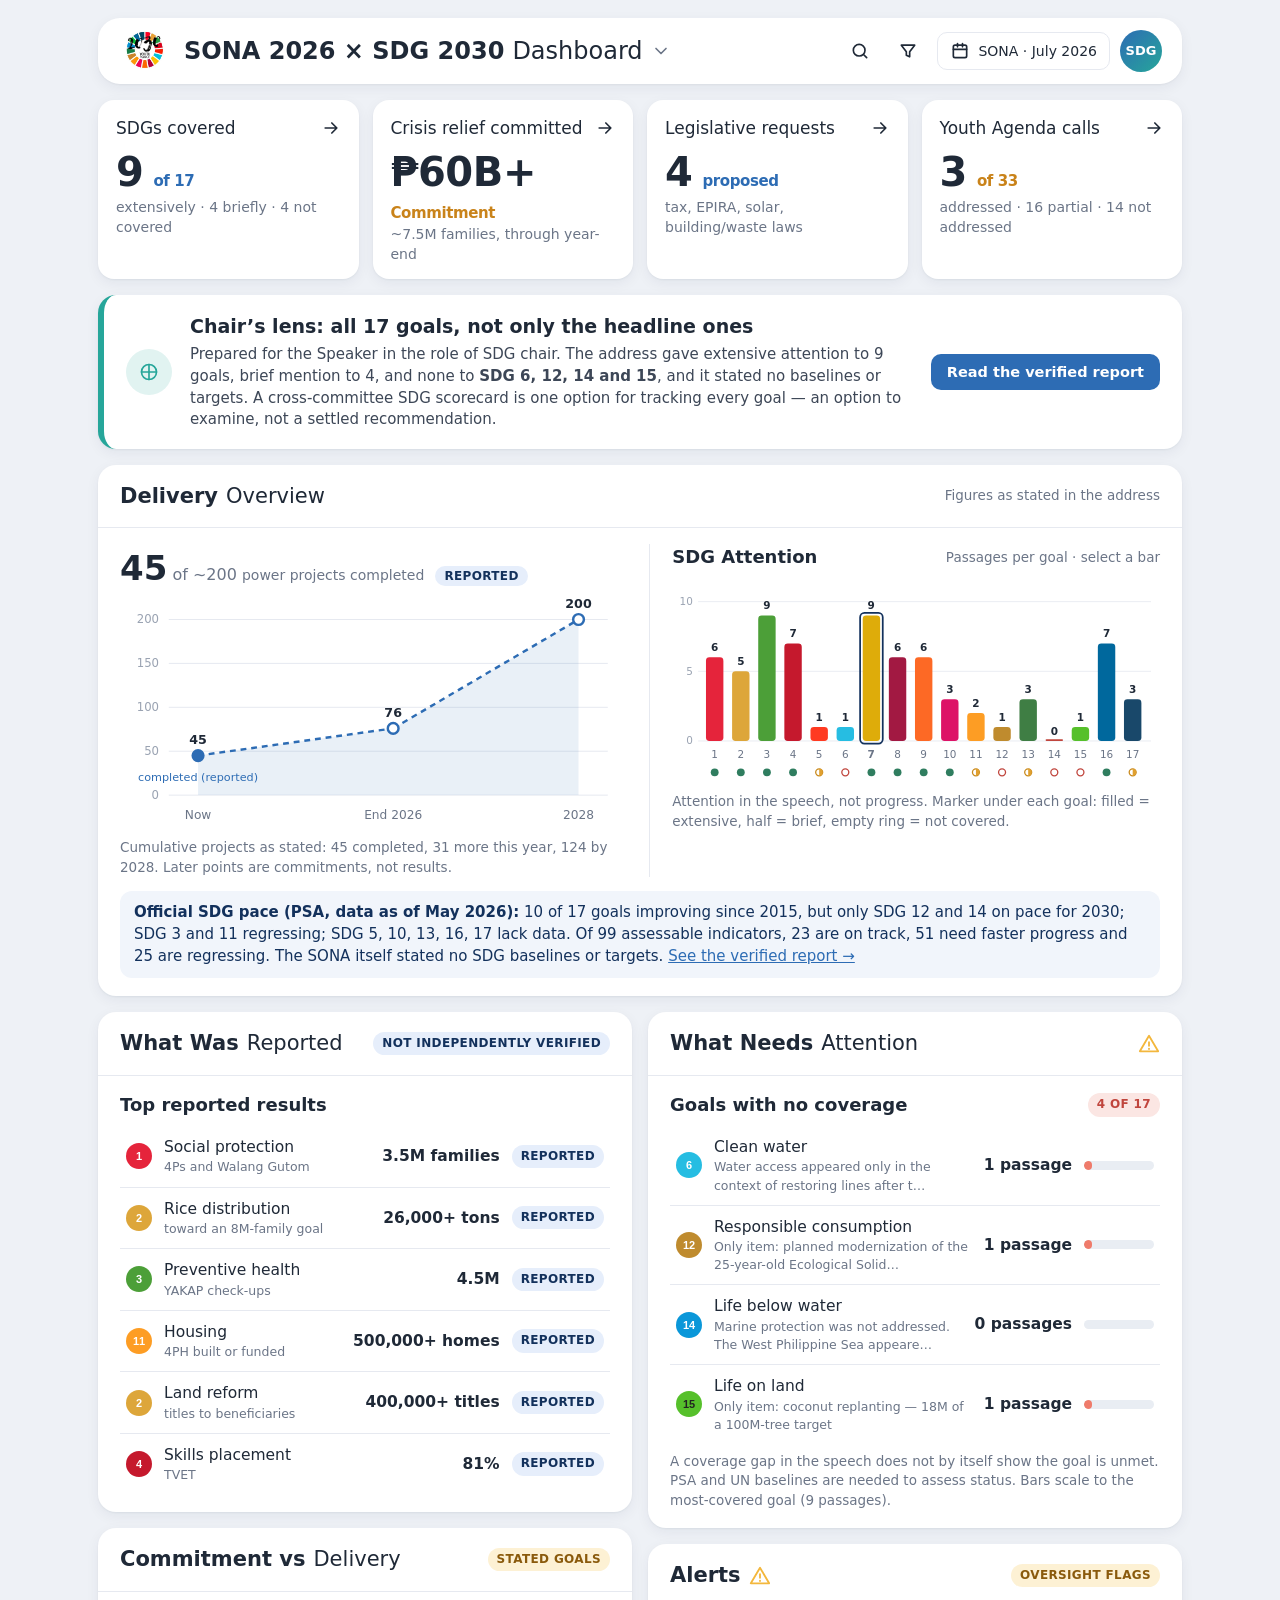
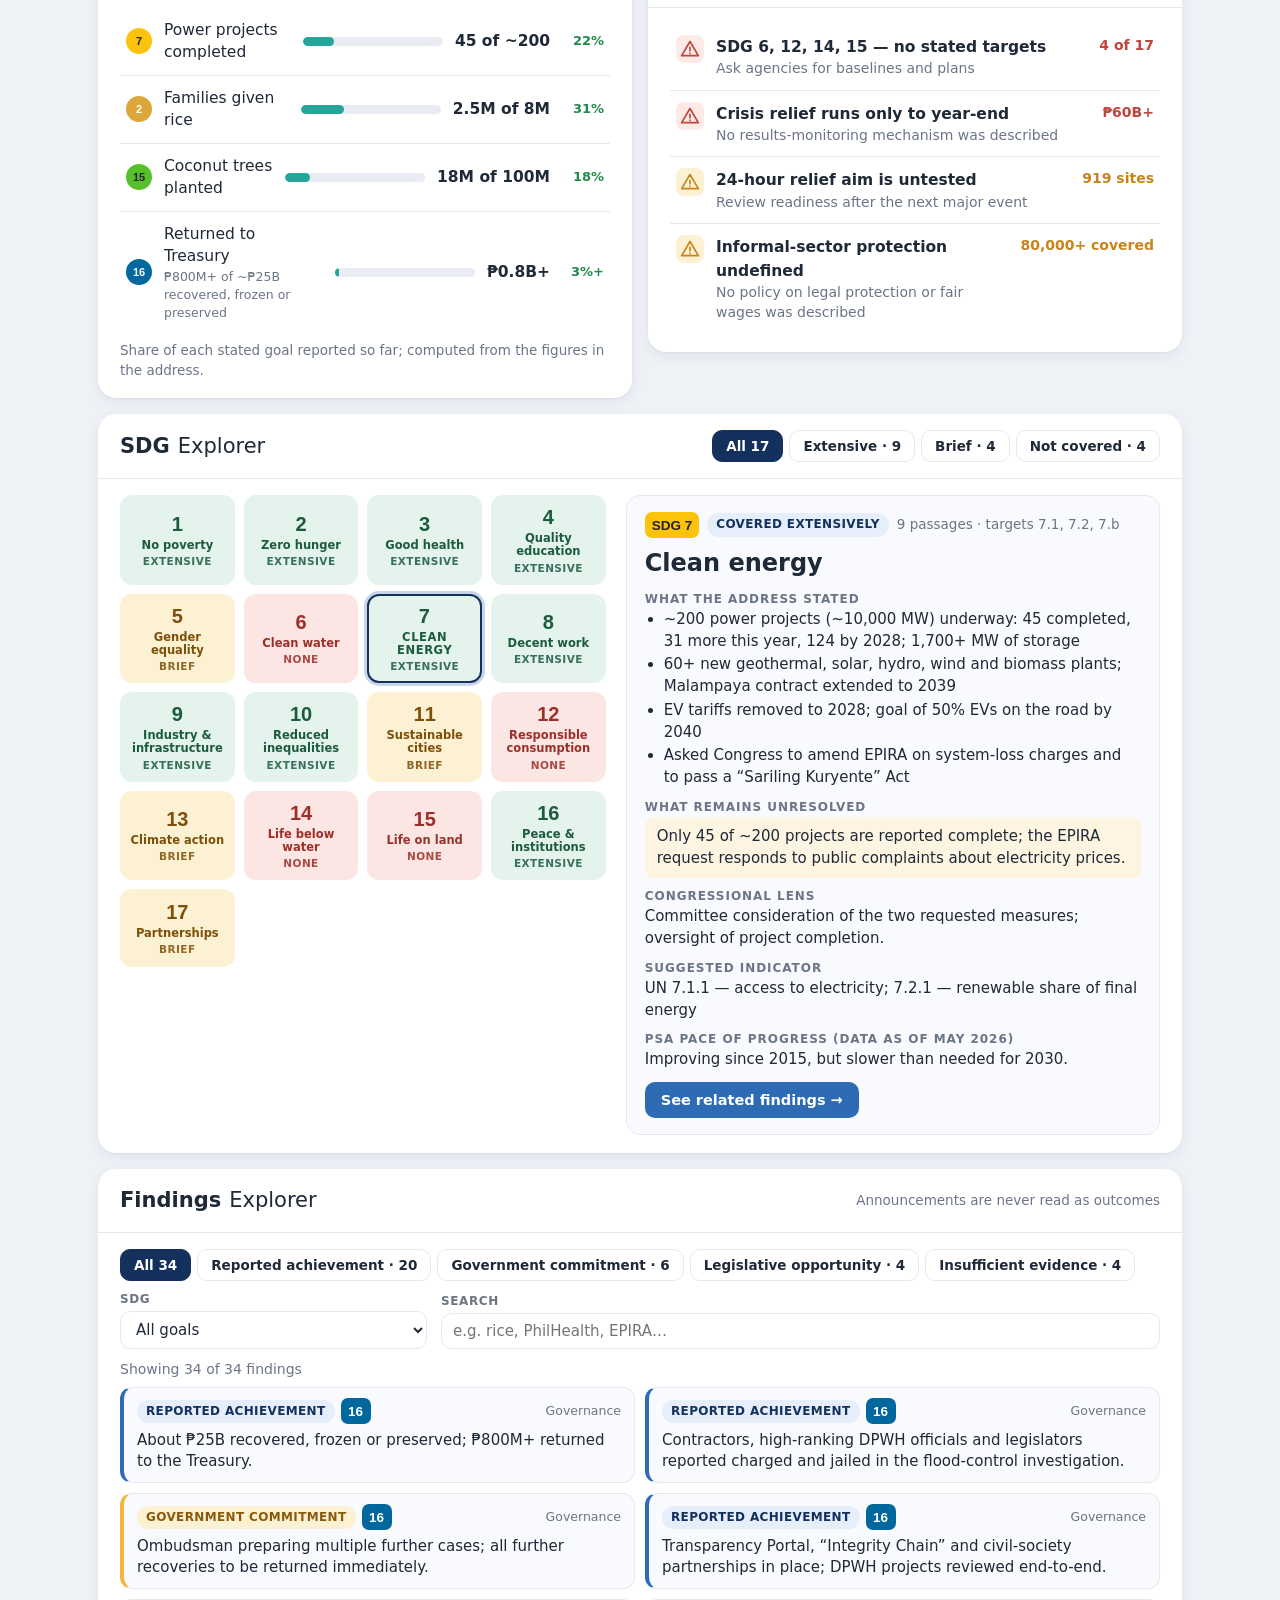
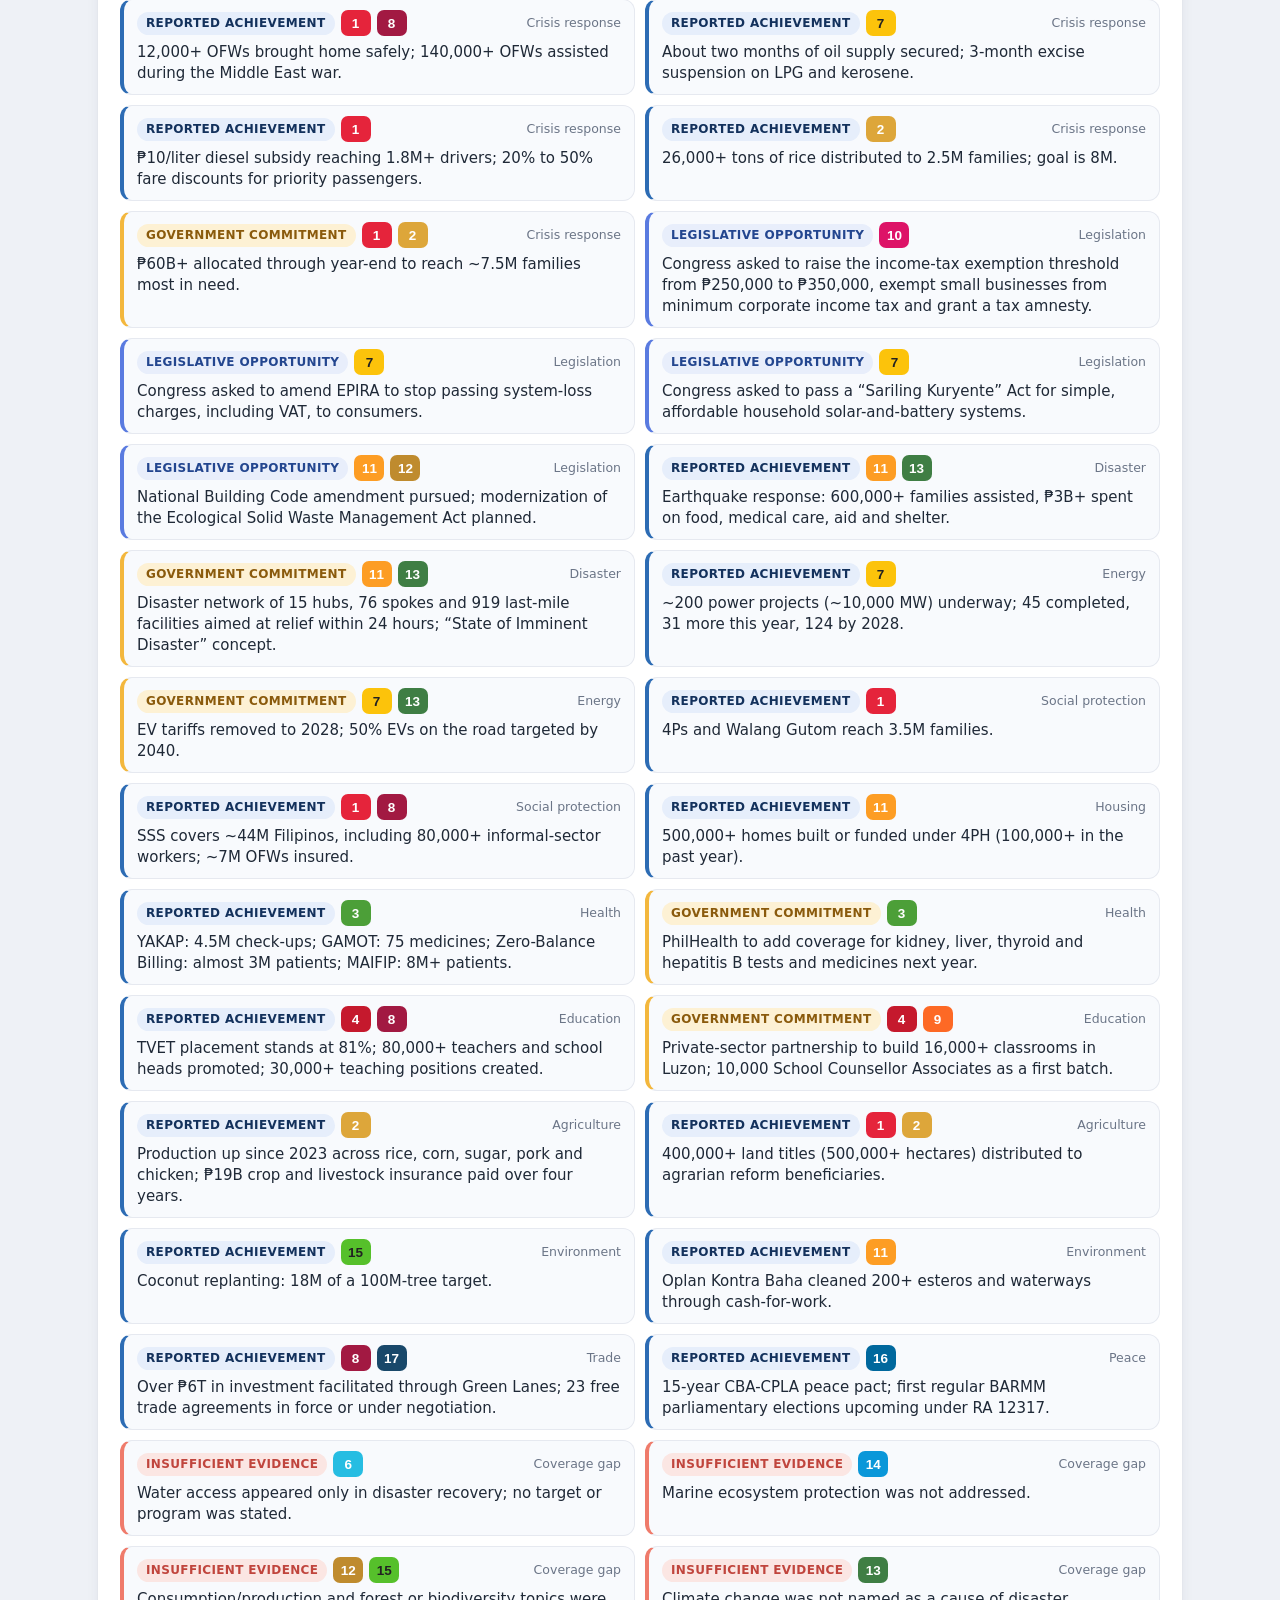
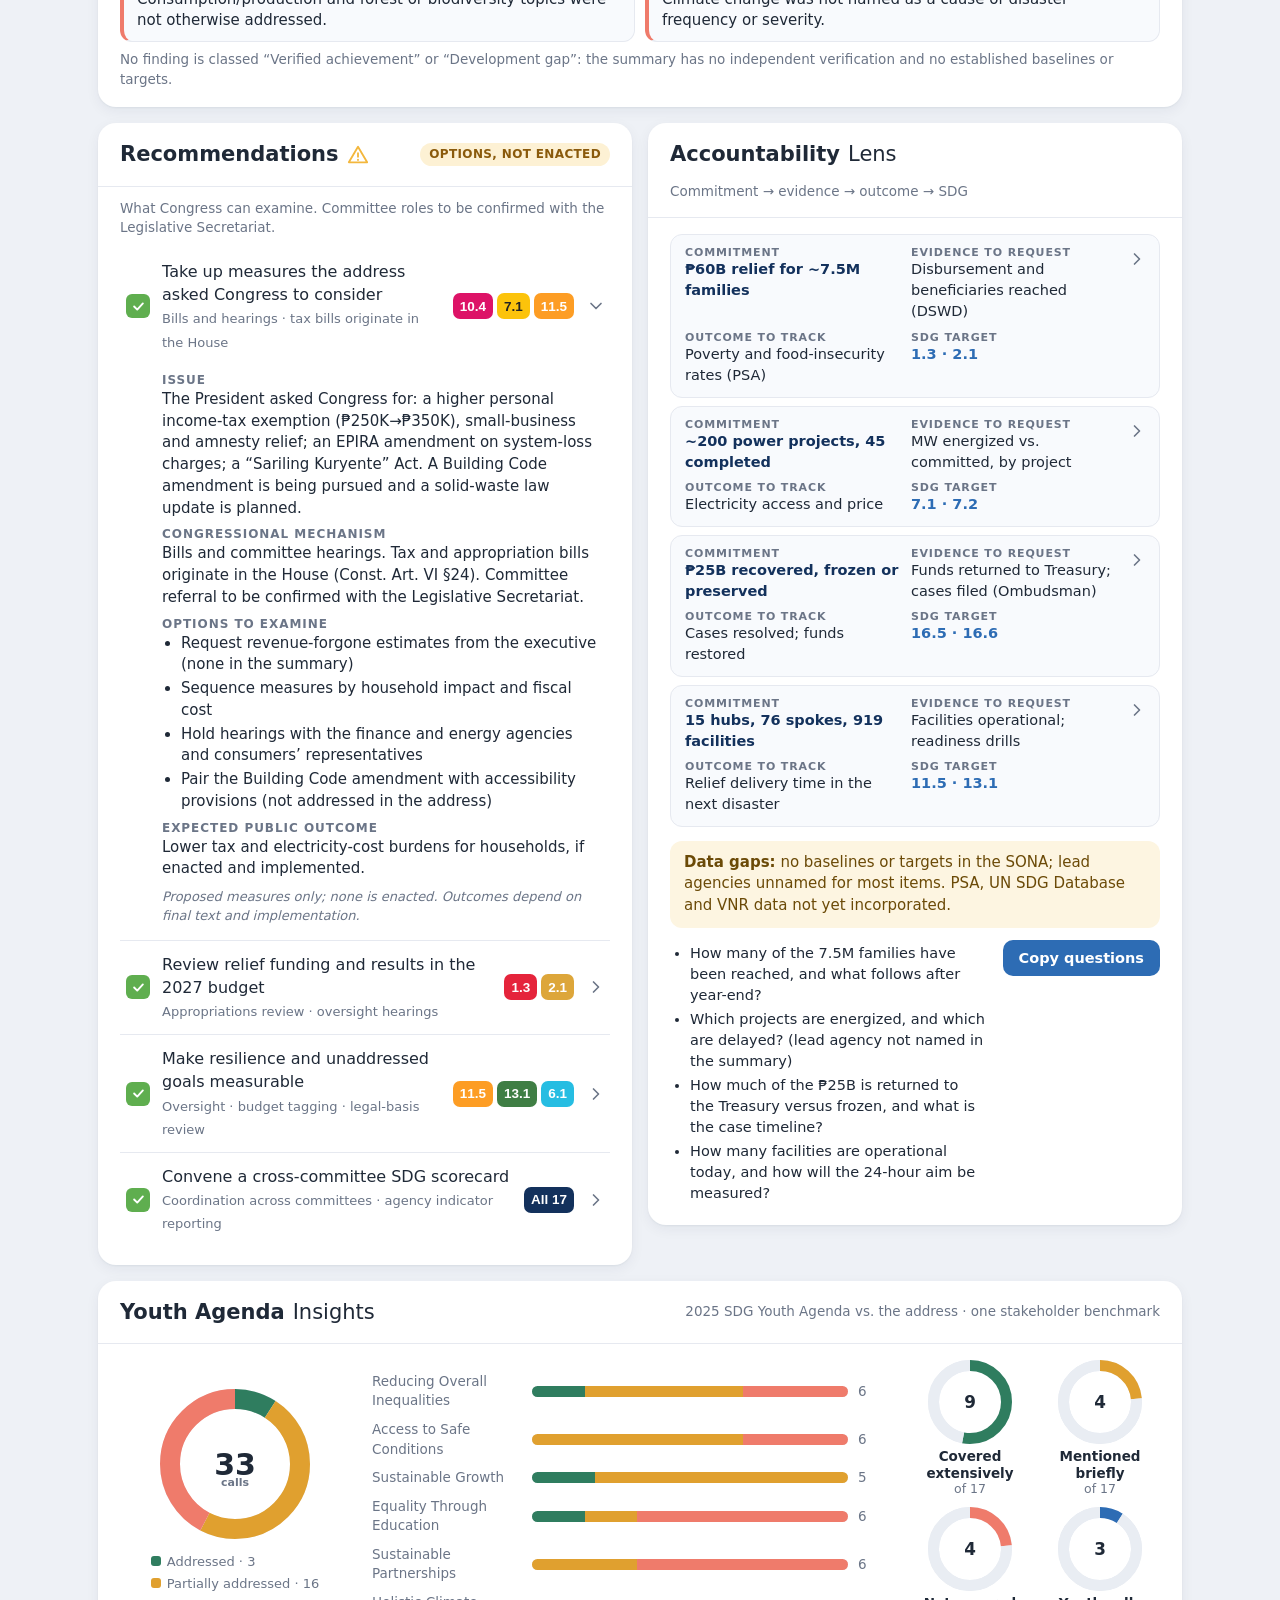
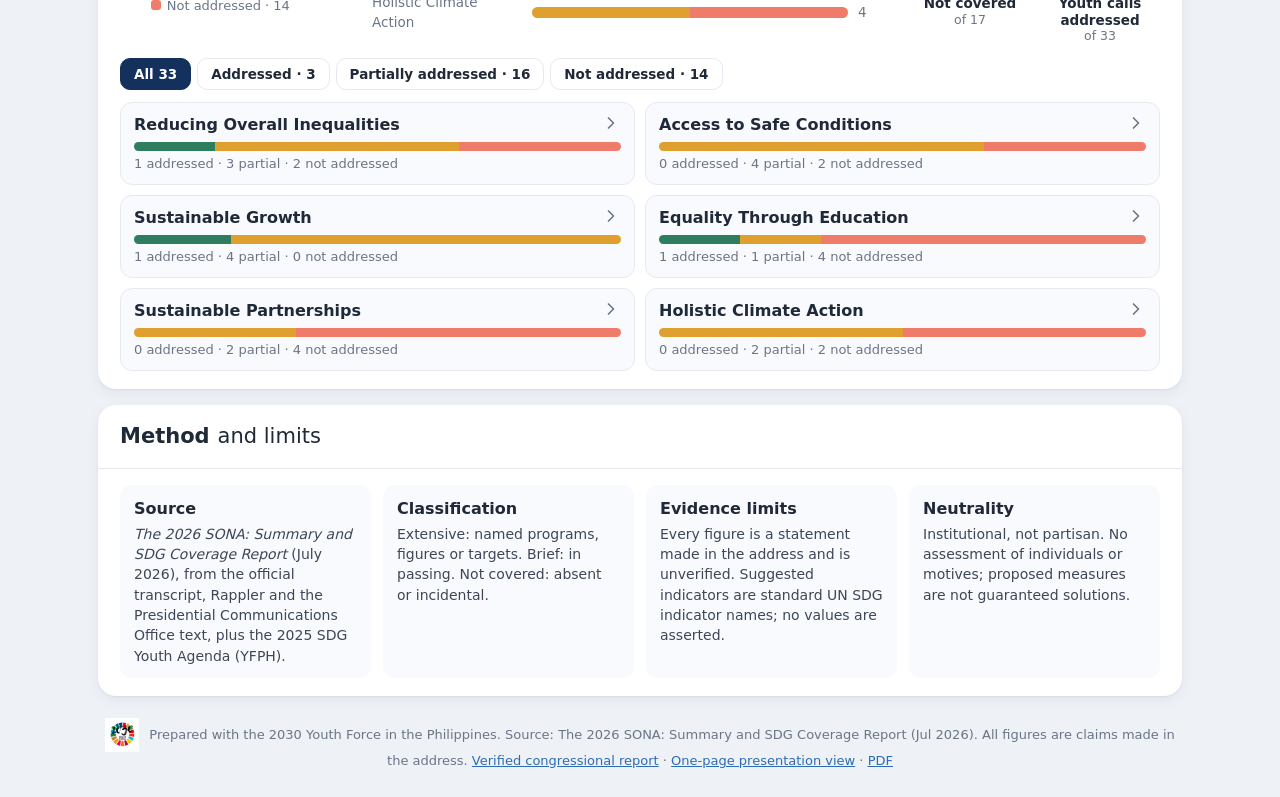
<file: index.html>
<!doctype html>
<html lang="en">
<head>
<meta charset="utf-8">
<meta name="viewport" content="width=device-width, initial-scale=1">
<title>SONA 2026 × SDG 2030 — Congressional Dashboard</title>
<meta name="description" content="Interactive congressional briefing for the Speaker and SDG chair: what SONA 2026 reported, what remains unresolved, what Congress can do and what to monitor toward the 2030 SDGs.">
<link rel="icon" type="image/png" href="assets/logo.png">
<link rel="stylesheet" href="assets/style.css">
</head>
<body>
<a class="skip" href="#main">Skip to content</a>

<div class="app">
  <!-- top bar -->
  <header class="bar">
    <img class="logo" src="assets/logo.png" alt="2030 Youth Force">
    <div class="menu">
      <button class="ttl" id="menuBtn" aria-haspopup="true" aria-expanded="false">SONA 2026 × SDG 2030 <span>Dashboard</span>
        <svg class="ic" viewBox="0 0 24 24"><path d="m6 9 6 6 6-6"/></svg></button>
      <nav id="menuList" class="pop" aria-label="Sections" hidden>
        <a href="#top">Overview</a><a href="#sdgs">SDG explorer</a><a href="#findings">Findings</a>
        <a href="#congress">Congress</a><a href="#monitor">Monitor</a><a href="#youth">Youth Agenda</a><a href="#method">Method</a>
        <a href="report.html">Verified report ↗</a><a href="presentation.html">Presentation view ↗</a>
      </nav>
    </div>
    <div class="tools">
      <a class="ibtn" href="#findings" id="goSearch" aria-label="Search findings"><svg class="ic" viewBox="0 0 24 24"><circle cx="11" cy="11" r="7"/><path d="m20 20-3.5-3.5"/></svg></a>
      <a class="ibtn" href="#findings" aria-label="Filter findings"><svg class="ic" viewBox="0 0 24 24"><path d="M4 5h16l-6 8v6l-4-2v-4z"/></svg></a>
      <span class="date"><svg class="ic" viewBox="0 0 24 24"><rect x="4" y="5" width="16" height="15" rx="2"/><path d="M4 10h16M9 3v4M15 3v4"/></svg>SONA · July 2026</span>
      <a class="avatar" href="presentation.html" title="One-page presentation view">SDG</a>
    </div>
  </header>

  <main id="main">
    <h1 id="top" class="sr">SONA 2026 × SDG 2030 congressional dashboard</h1>

    <!-- KPI row -->
    <section class="kpis" id="kpis" aria-label="Headline indicators"></section>

    <!-- chair banner -->
    <section class="card chair">
      <div class="chair-ic" aria-hidden="true"><svg class="ic" viewBox="0 0 24 24"><circle cx="12" cy="12" r="9"/><path d="M12 3v18M3 12h18"/></svg></div>
      <div>
        <h2>Chair’s lens: all 17 goals, not only the headline ones</h2>
        <p>Prepared for the Speaker in the role of SDG chair. The address gave extensive attention to 9 goals, brief mention to 4, and none to <b>SDG 6, 12, 14 and 15</b>, and it stated no baselines or targets. A cross-committee SDG scorecard is one option for tracking every goal — an option to examine, not a settled recommendation.</p>
      </div>
      <a class="btn" href="report.html">Read the verified report</a>
    </section>

    <!-- performance overview -->
    <section class="card" id="overview">
      <div class="ch"><h2>Delivery <span>Overview</span></h2><span class="note">Figures as stated in the address</span></div>
      <div class="split">
        <div class="pane">
          <div class="big"><b>45</b> of ~200 <small>power projects completed</small> <span class="chip rep">Reported</span></div>
          <div id="lineChart" class="chart"></div>
          <p class="fine">Cumulative projects as stated: 45 completed, 31 more this year, 124 by 2028. Later points are commitments, not results.</p>
        </div>
        <div class="pane line-l">
          <div class="ph"><h3>SDG Attention</h3><span class="fine" style="margin:0">Passages per goal · select a bar</span></div>
          <div id="barChart" class="chart"></div>
          <p class="fine">Attention in the speech, not progress. Marker under each goal: filled = extensive, half = brief, empty ring = not covered.</p>
        </div>
      </div>
      <div class="notice"><b>Official SDG pace (PSA, data as of May 2026):</b> 10 of 17 goals improving since 2015, but only SDG 12 and 14 on pace for 2030; SDG 3 and 11 regressing; SDG 5, 10, 13, 16, 17 lack data. Of 99 assessable indicators, 23 are on track, 51 need faster progress and 25 are regressing. The SONA itself stated no SDG baselines or targets. <a href="report.html#situation">See the verified report →</a></div>
    </section>

    <!-- reported vs attention -->
    <div class="two">
      <div class="stack">
        <section class="card">
          <div class="ch"><h2>What Was <span>Reported</span></h2><span class="chip rep">Not independently verified</span></div>
          <div class="ph"><h3>Top reported results</h3></div>
          <div class="rows" id="topRes"></div>
        </section>
        <section class="card">
          <div class="ch"><h2>Commitment vs <span>Delivery</span></h2><span class="chip com">Stated goals</span></div>
          <div class="rows" id="cvd"></div>
          <p class="fine">Share of each stated goal reported so far; computed from the figures in the address.</p>
        </section>
      </div>
      <div class="stack">
        <section class="card">
          <div class="ch"><h2>What Needs <span>Attention</span></h2><svg class="ic warn" viewBox="0 0 24 24"><path d="M12 3 2 20h20z"/><path d="M12 10v4M12 17v.5"/></svg></div>
          <div class="ph"><h3>Goals with no coverage</h3><span class="chip ins">4 of 17</span></div>
          <div class="rows" id="gaps"></div>
          <div id="gapNote" class="fine"></div>
        </section>
        <section class="card">
          <div class="ch"><h2>Alerts <svg class="ic warn" viewBox="0 0 24 24"><path d="M12 3 2 20h20z"/><path d="M12 10v4M12 17v.5"/></svg></h2><span class="chip com">Oversight flags</span></div>
          <div class="alerts" id="alerts"></div>
        </section>
      </div>
    </div>

    <!-- SDG explorer -->
    <section class="card" id="sdgs">
      <div class="ch"><h2>SDG <span>Explorer</span></h2>
        <div class="seg" role="group" aria-label="Filter goals by coverage">
          <button class="on" data-tier="all" aria-pressed="true">All 17</button>
          <button data-tier="full" aria-pressed="false">Extensive · 9</button>
          <button data-tier="brief" aria-pressed="false">Brief · 4</button>
          <button data-tier="none" aria-pressed="false">Not covered · 4</button>
        </div></div>
      <div class="explorer">
        <div class="tiles" id="tiles" role="list"></div>
        <aside class="detail" id="detail" aria-live="polite"></aside>
      </div>
    </section>

    <!-- findings -->
    <section class="card" id="findings">
      <div class="ch"><h2>Findings <span>Explorer</span></h2><span class="note">Announcements are never read as outcomes</span></div>
      <div class="filters">
        <div id="classPills" class="seg wrapseg" role="group" aria-label="Filter by classification"></div>
        <label class="sel">SDG<select id="sdgSel"></select></label>
        <label class="sel grow">Search<input id="q" type="search" placeholder="e.g. rice, PhilHealth, EPIRA…"></label>
      </div>
      <p class="count" id="count" aria-live="polite"></p>
      <div class="findings" id="findingList"></div>
      <p class="fine">No finding is classed “Verified achievement” or “Development gap”: the summary has no independent verification and no established baselines or targets.</p>
    </section>

    <!-- congress -->
    <div class="two">
      <section class="card" id="congress">
        <div class="ch"><h2>Recommendations <svg class="ic warn" viewBox="0 0 24 24"><path d="M12 3 2 20h20z"/><path d="M12 10v4M12 17v.5"/></svg></h2><span class="chip com">Options, not enacted</span></div>
        <p class="fine lead">What Congress can examine. Committee roles to be confirmed with the Legislative Secretariat.</p>
        <div class="recs" id="acts"></div>
      </section>
      <section class="card" id="monitor">
        <div class="ch"><h2>Accountability <span>Lens</span></h2><span class="note">Commitment → evidence → outcome → SDG</span></div>
        <div class="chain" id="chain"></div>
        <div class="notice amber"><b>Data gaps:</b> no baselines or targets in the SONA; lead agencies unnamed for most items. PSA, UN SDG Database and VNR data not yet incorporated.</div>
        <div class="qbox"><ul id="qs"></ul><button class="btn" id="copyQ">Copy questions</button></div>
      </section>
    </div>

    <!-- youth -->
    <section class="card" id="youth">
      <div class="ch"><h2>Youth Agenda <span>Insights</span></h2><span class="note">2025 SDG Youth Agenda vs. the address · one stakeholder benchmark</span></div>
      <div class="yhead">
        <div class="ydonut"><div id="dYouth"></div><div class="legend" id="yLegend"></div></div>
        <div class="gbars" id="gbars"></div>
        <div class="minis" id="minis"></div>
      </div>
      <div class="seg" id="ystat" role="group" aria-label="Filter by status"></div>
      <div class="ygroups" id="ygroups"></div>
    </section>

    <!-- method -->
    <section class="card" id="method">
      <div class="ch"><h2>Method <span>and limits</span></h2></div>
      <div class="method">
        <div><h3>Source</h3><p><i>The 2026 SONA: Summary and SDG Coverage Report</i> (July 2026), from the official transcript, Rappler and the Presidential Communications Office text, plus the 2025 SDG Youth Agenda (YFPH).</p></div>
        <div><h3>Classification</h3><p>Extensive: named programs, figures or targets. Brief: in passing. Not covered: absent or incidental.</p></div>
        <div><h3>Evidence limits</h3><p>Every figure is a statement made in the address and is unverified. Suggested indicators are standard UN SDG indicator names; no values are asserted.</p></div>
        <div><h3>Neutrality</h3><p>Institutional, not partisan. No assessment of individuals or motives; proposed measures are not guaranteed solutions.</p></div>
      </div>
    </section>
  </main>

  <footer class="foot"><img src="assets/logo.png" alt="" width="34" height="34"> Prepared with the 2030 Youth Force in the Philippines. Source: The 2026 SONA: Summary and SDG Coverage Report (Jul 2026). All figures are claims made in the address. <a href="report.html">Verified congressional report</a> · <a href="presentation.html">One-page presentation view</a> · <a href="SONA2026_SDG_Dashboard.pdf">PDF</a></footer>
</div>

<script src="assets/data.js"></script>
<script src="assets/app.js"></script>
</body>
</html>
</file>
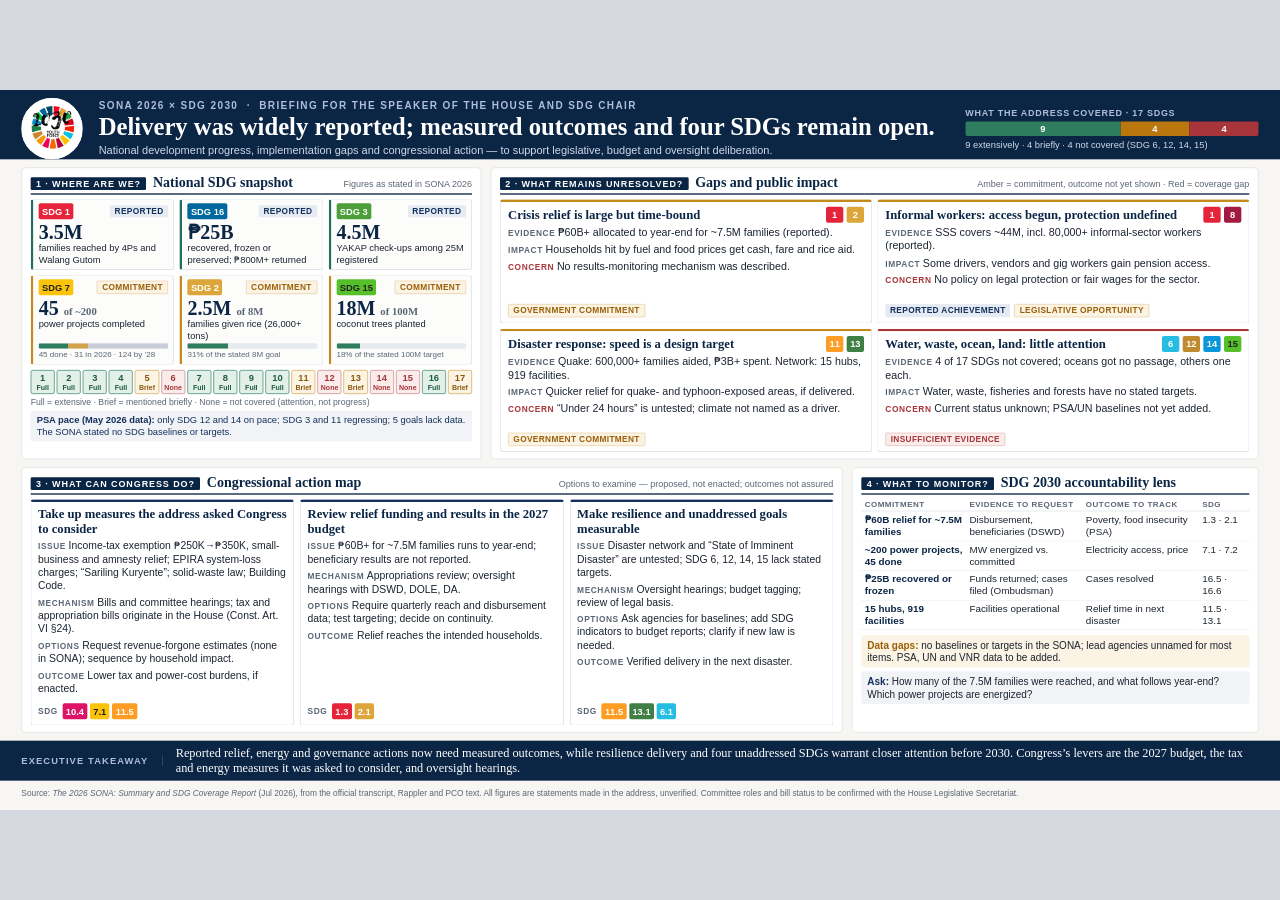
<file: presentation.html>
<!doctype html>
<html lang="en">
<head>
<meta charset="utf-8">
<meta name="viewport" content="width=device-width, initial-scale=1">
<link rel="icon" type="image/png" href="assets/logo.png">
<title>SONA 2026 × SDG 2030 — Congressional Executive Dashboard</title>
<style>
  :root{
    --navy:#0b2545; --navy-2:#13315c; --ink:#1b2430; --gray:#5b6675; --gray-2:#8a94a3;
    --line:#d9dee6; --paper:#f7f6f2; --card:#ffffff;
    --amber:#9a5f08; --amber-bg:#fbf3e3; --red:#a8353a; --red-bg:#faeceb; --teal:#1f6f5c;
  }
  *{box-sizing:border-box;margin:0;padding:0}
  html,body{height:100%;background:#d5d9df}
  body{font-family:"Segoe UI",Roboto,"Helvetica Neue",Arial,sans-serif;color:var(--ink);overflow:hidden}
  #stage{width:1920px;height:1080px;background:var(--paper);position:absolute;left:50%;top:50%;
    transform-origin:center center;display:grid;grid-template-rows:104px minmax(0,1fr) 60px 32px;gap:12px;padding:0 32px}
  h1,h2,h3{font-family:Georgia,"Times New Roman",serif;color:var(--navy)}

  /* A — headline */
  header{margin:0 -32px;padding:12px 32px;background:var(--navy);color:#fff;display:grid;grid-template-columns:auto 1fr 440px;gap:24px;align-items:center}
  .lg img{width:92px;height:92px;border-radius:50%;background:#fff;display:block}
  .eyebrow{font-size:15px;letter-spacing:.14em;text-transform:uppercase;color:#aebfd8;font-weight:600}
  header h1{color:#fff;font-size:37px;line-height:1.1;margin:3px 0 4px;font-weight:700;white-space:nowrap}
  .sub{font-size:16.5px;color:#cfd9e8;line-height:1.3}
  .cover{display:grid;gap:5px}
  .cover .lbl{font-size:13.5px;color:#aebfd8;letter-spacing:.08em;text-transform:uppercase;font-weight:600}
  .cbar{display:flex;height:22px;border-radius:3px;overflow:hidden;font-size:14px;font-weight:700}
  .cbar span{display:flex;align-items:center;justify-content:center;color:#fff}
  .cbar .c1{width:52.9%;background:#2f7d5f}.cbar .c2{width:23.5%;background:#b9770e}.cbar .c3{width:23.6%;background:#a8353a}
  .cleg{font-size:14px;color:#cfd9e8}

  main{display:grid;grid-template-columns:690px minmax(0,1fr);grid-template-rows:minmax(0,438px) minmax(0,1fr);gap:12px 14px;min-height:0}
  section{background:var(--card);border:1px solid var(--line);border-radius:6px;padding:9px 13px 10px;min-height:0;min-width:0;display:flex;flex-direction:column}
  .sh{display:flex;align-items:baseline;gap:10px;margin-bottom:7px;border-bottom:2px solid var(--navy);padding-bottom:4px;white-space:nowrap}
  .sh .q{font-size:13.5px;font-weight:700;letter-spacing:.1em;color:#fff;background:var(--navy);padding:2px 8px;border-radius:2px}
  .sh h2{font-size:21px;font-weight:700}
  .sh .note{margin-left:auto;font-size:13.5px;color:var(--gray)}

  .badge{display:inline-flex;align-items:center;justify-content:center;min-width:26px;height:24px;padding:0 5px;border-radius:3px;
    color:#fff;font-weight:800;font-size:14px;font-family:Arial,sans-serif;white-space:nowrap}
  .tag{font-size:12.5px;font-weight:700;letter-spacing:.04em;text-transform:uppercase;padding:2px 7px;border-radius:2px;white-space:nowrap}
  .t-rep{background:#e6ebf3;color:var(--navy-2)}
  .t-com{background:var(--amber-bg);color:var(--amber);border:1px solid #e7cf9e}
  .t-ins{background:var(--red-bg);color:var(--red);border:1px solid #e4b9b6}

  /* B */
  .kpis{display:grid;grid-template-columns:repeat(3,minmax(0,1fr));gap:8px}
  .kpi{border:1px solid var(--line);border-left:4px solid var(--teal);border-radius:4px;padding:5px 8px 6px;background:#fcfcfb;min-width:0}
  .kpi.amber{border-left-color:#c58a1d}
  .kpi .top{display:flex;justify-content:space-between;align-items:center;margin-bottom:2px}
  .kpi .num{font-family:Georgia,serif;font-size:30px;font-weight:700;color:var(--navy);line-height:1.1}
  .kpi .num small{font-size:16px;font-weight:600;color:var(--gray)}
  .kpi .lab{font-size:14px;line-height:1.22;min-height:34px}
  .bar{display:flex;height:8px;border-radius:2px;overflow:hidden;background:#e7eaef;margin-top:3px}
  .bar i{display:block;height:100%}
  .bcap{font-size:12px;color:var(--gray);margin-top:2px;line-height:1.2;white-space:nowrap}
  .matrix{margin-top:8px;display:grid;grid-template-columns:repeat(17,minmax(0,1fr));gap:3px}
  .tile{height:36px;border-radius:3px;display:flex;flex-direction:column;align-items:center;justify-content:center;line-height:1;border:1.5px solid}
  .tile b{font-size:14px;font-family:Arial,sans-serif}.tile span{font-size:10.5px;margin-top:3px;font-weight:600}
  .full{background:#e3f0e9;border-color:#2f7d5f;color:#1c5a42}
  .part{background:var(--amber-bg);border-color:#d3a24a;color:#8a5a0c}
  .none{background:var(--red-bg);border-color:#c97d80;color:var(--red)}
  .mrow{margin-top:4px;font-size:13px;color:var(--gray);white-space:nowrap}
  .status{margin-top:6px;background:#f1f3f7;border-radius:3px;padding:5px 9px;font-size:14px;color:var(--navy-2);line-height:1.28}

  /* C */
  .gaps{display:grid;grid-template-columns:1fr 1fr;grid-template-rows:1fr 1fr;gap:8px;flex:1;min-height:0}
  .gap{border:1px solid var(--line);border-top:4px solid #c58a1d;border-radius:4px;padding:7px 11px 8px;background:#fff;display:flex;flex-direction:column;gap:5px;min-width:0}
  .gap.red{border-top-color:var(--red)}
  .gap .hd{display:flex;align-items:center;gap:5px}
  .gap h3{font-size:19px;line-height:1.15;font-weight:700;flex:1}
  .gap p{font-size:16px;line-height:1.27}
  .gap p b,.act .f b{font-size:12.5px;letter-spacing:.07em;text-transform:uppercase;color:var(--gray);margin-right:4px}
  .gap p.concern b{color:var(--red)}
  .gap .tags{display:flex;gap:6px;margin-top:auto;padding-top:4px}

  /* D + E */
  .lower{grid-column:1 / 3;grid-row:2;display:grid;grid-template-columns:minmax(0,1fr) 610px;gap:14px;min-height:0}
  .acts{display:grid;grid-template-columns:repeat(3,minmax(0,1fr));gap:9px;flex:1;min-height:0}
  .act{border:1px solid var(--line);border-top:4px solid var(--navy-2);border-radius:4px;padding:7px 10px 8px;display:flex;flex-direction:column;gap:5px;background:#fff;min-width:0}
  .act h3{font-size:19px;line-height:1.15;font-weight:700}
  .act .f{font-size:15.6px;line-height:1.28}
  .act .sdgs{margin-top:auto;display:flex;gap:4px;align-items:center}
  .act .sdgs em{font-size:12.5px;color:var(--gray);font-style:normal;margin-right:3px;text-transform:uppercase;letter-spacing:.07em;font-weight:700}

  .chain{width:100%;border-collapse:collapse;font-size:14.8px;line-height:1.2;table-layout:fixed}
  .chain th{font-size:12px;letter-spacing:.06em;text-transform:uppercase;color:var(--gray);text-align:left;padding:0 5px 3px;border-bottom:1px solid var(--line)}
  .chain td{padding:4px 5px;vertical-align:top;border-bottom:1px solid #eceff3}
  .chain td:first-child{font-weight:600;color:var(--navy)}
  .qs{margin-top:8px;display:grid;gap:6px;font-size:15px;line-height:1.27}
  .qs div{padding:5px 9px;border-radius:3px;background:#f1f3f7}
  .qs b{color:var(--navy-2)}
  .qs .gapbox{background:var(--amber-bg)}.qs .gapbox b{color:var(--amber)}

  /* F */
  .take{margin:0 -32px;background:var(--navy);color:#fff;padding:6px 32px;display:flex;align-items:center;gap:20px}
  .take .lbl{flex:none;font-size:14px;letter-spacing:.12em;text-transform:uppercase;color:#aebfd8;font-weight:700;border-right:1px solid #3a5885;padding-right:20px}
  .take p{font-family:Georgia,serif;font-size:18.5px;line-height:1.25}
  footer{font-size:12.5px;color:var(--gray);line-height:1.25;align-self:start}

  @page{size:1920px 1080px;margin:0}
  @media print{
    html,body{background:none;overflow:visible;height:auto}
    #stage{position:static;transform:none!important;margin:0}
    *{-webkit-print-color-adjust:exact;print-color-adjust:exact}
  }
</style>
</head>
<body>
<div id="stage">

  <!-- A — Executive headline -->
  <header>
    <div class="lg"><img src="assets/logo.png" alt="2030 Youth Force"></div>
    <div>
      <div class="eyebrow">SONA 2026 × SDG 2030 &nbsp;·&nbsp; Briefing for the Speaker of the House and SDG chair</div>
      <h1>Delivery was widely reported; measured outcomes and four SDGs remain open.</h1>
      <div class="sub">National development progress, implementation gaps and congressional action — to support legislative, budget and oversight deliberation.</div>
    </div>
    <div class="cover">
      <div class="lbl">What the address covered · 17 SDGs</div>
      <div class="cbar" role="img" aria-label="9 SDGs covered extensively, 4 briefly, 4 not covered">
        <span class="c1">9</span><span class="c2">4</span><span class="c3">4</span>
      </div>
      <div class="cleg">9 extensively · 4 briefly · 4 not covered (SDG 6, 12, 14, 15)</div>
    </div>
  </header>

  <main>
    <!-- B — Where are we? -->
    <section id="B">
      <div class="sh"><span class="q">1 · WHERE ARE WE?</span><h2>National SDG snapshot</h2><span class="note">Figures as stated in SONA 2026</span></div>
      <div class="kpis">
        <div class="kpi"><div class="top"><span class="badge" style="background:#E5243B">SDG 1</span><span class="tag t-rep">Reported</span></div>
          <div class="num">3.5M</div><div class="lab">families reached by 4Ps and Walang Gutom</div></div>
        <div class="kpi"><div class="top"><span class="badge" style="background:#00689D">SDG 16</span><span class="tag t-rep">Reported</span></div>
          <div class="num">₱25B</div><div class="lab">recovered, frozen or preserved; ₱800M+ returned</div></div>
        <div class="kpi"><div class="top"><span class="badge" style="background:#4C9F38">SDG 3</span><span class="tag t-rep">Reported</span></div>
          <div class="num">4.5M</div><div class="lab">YAKAP check-ups among 25M registered</div></div>
        <div class="kpi amber"><div class="top"><span class="badge" style="background:#FCC30B;color:#222">SDG 7</span><span class="tag t-com">Commitment</span></div>
          <div class="num">45 <small>of ~200</small></div><div class="lab">power projects completed</div>
          <div class="bar" aria-hidden="true"><i style="width:22.5%;background:#2f7d5f"></i><i style="width:15.5%;background:#d3a24a"></i><i style="width:62%;background:#c9ced6"></i></div>
          <div class="bcap">45 done · 31 in 2026 · 124 by ’28</div></div>
        <div class="kpi amber"><div class="top"><span class="badge" style="background:#DDA63A">SDG 2</span><span class="tag t-com">Commitment</span></div>
          <div class="num">2.5M <small>of 8M</small></div><div class="lab">families given rice (26,000+ tons)</div>
          <div class="bar" aria-hidden="true"><i style="width:31.25%;background:#2f7d5f"></i></div>
          <div class="bcap">31% of the stated 8M goal</div></div>
        <div class="kpi amber"><div class="top"><span class="badge" style="background:#56C02B;color:#222">SDG 15</span><span class="tag t-com">Commitment</span></div>
          <div class="num">18M <small>of 100M</small></div><div class="lab">coconut trees planted</div>
          <div class="bar" aria-hidden="true"><i style="width:18%;background:#2f7d5f"></i></div>
          <div class="bcap">18% of the stated 100M target</div></div>
      </div>
      <div class="matrix" role="img" aria-label="SDG coverage matrix">
        <div class="tile full"><b>1</b><span>Full</span></div><div class="tile full"><b>2</b><span>Full</span></div><div class="tile full"><b>3</b><span>Full</span></div>
        <div class="tile full"><b>4</b><span>Full</span></div><div class="tile part"><b>5</b><span>Brief</span></div><div class="tile none"><b>6</b><span>None</span></div>
        <div class="tile full"><b>7</b><span>Full</span></div><div class="tile full"><b>8</b><span>Full</span></div><div class="tile full"><b>9</b><span>Full</span></div>
        <div class="tile full"><b>10</b><span>Full</span></div><div class="tile part"><b>11</b><span>Brief</span></div><div class="tile none"><b>12</b><span>None</span></div>
        <div class="tile part"><b>13</b><span>Brief</span></div><div class="tile none"><b>14</b><span>None</span></div><div class="tile none"><b>15</b><span>None</span></div>
        <div class="tile full"><b>16</b><span>Full</span></div><div class="tile part"><b>17</b><span>Brief</span></div>
      </div>
      <div class="mrow">Full = extensive · Brief = mentioned briefly · None = not covered (attention, not progress)</div>
      <div class="status"><b>PSA pace (May 2026 data):</b> only SDG 12 and 14 on pace; SDG 3 and 11 regressing; 5 goals lack data. The SONA stated no SDG baselines or targets.</div>
    </section>

    <!-- C — What remains unresolved? -->
    <section id="C">
      <div class="sh"><span class="q">2 · WHAT REMAINS UNRESOLVED?</span><h2>Gaps and public impact</h2><span class="note">Amber = commitment, outcome not yet shown · Red = coverage gap</span></div>
      <div class="gaps">
        <div class="gap">
          <div class="hd"><h3>Crisis relief is large but time-bound</h3><span class="badge" style="background:#E5243B">1</span><span class="badge" style="background:#DDA63A">2</span></div>
          <p><b>Evidence</b>₱60B+ allocated to year-end for ~7.5M families (reported).</p>
          <p><b>Impact</b>Households hit by fuel and food prices get cash, fare and rice aid.</p>
          <p class="concern"><b>Concern</b>No results-monitoring mechanism was described.</p>
          <div class="tags"><span class="tag t-com">Government commitment</span></div>
        </div>
        <div class="gap">
          <div class="hd"><h3>Informal workers: access begun, protection undefined</h3><span class="badge" style="background:#E5243B">1</span><span class="badge" style="background:#A21942">8</span></div>
          <p><b>Evidence</b>SSS covers ~44M, incl. 80,000+ informal-sector workers (reported).</p>
          <p><b>Impact</b>Some drivers, vendors and gig workers gain pension access.</p>
          <p class="concern"><b>Concern</b>No policy on legal protection or fair wages for the sector.</p>
          <div class="tags"><span class="tag t-rep">Reported achievement</span><span class="tag t-com">Legislative opportunity</span></div>
        </div>
        <div class="gap">
          <div class="hd"><h3>Disaster response: speed is a design target</h3><span class="badge" style="background:#FD9D24">11</span><span class="badge" style="background:#3F7E44">13</span></div>
          <p><b>Evidence</b>Quake: 600,000+ families aided, ₱3B+ spent. Network: 15 hubs, 919 facilities.</p>
          <p><b>Impact</b>Quicker relief for quake- and typhoon-exposed areas, if delivered.</p>
          <p class="concern"><b>Concern</b>“Under 24 hours” is untested; climate not named as a driver.</p>
          <div class="tags"><span class="tag t-com">Government commitment</span></div>
        </div>
        <div class="gap red">
          <div class="hd"><h3>Water, waste, ocean, land: little attention</h3><span class="badge" style="background:#26BDE2">6</span><span class="badge" style="background:#BF8B2E">12</span><span class="badge" style="background:#0A97D9">14</span><span class="badge" style="background:#56C02B;color:#222">15</span></div>
          <p><b>Evidence</b>4 of 17 SDGs not covered; oceans got no passage, others one each.</p>
          <p><b>Impact</b>Water, waste, fisheries and forests have no stated targets.</p>
          <p class="concern"><b>Concern</b>Current status unknown; PSA/UN baselines not yet added.</p>
          <div class="tags"><span class="tag t-ins">Insufficient evidence</span></div>
        </div>
      </div>
    </section>

    <div class="lower">
      <!-- D — What can Congress do? -->
      <section id="D">
        <div class="sh"><span class="q">3 · WHAT CAN CONGRESS DO?</span><h2>Congressional action map</h2><span class="note">Options to examine — proposed, not enacted; outcomes not assured</span></div>
        <div class="acts">
          <div class="act">
            <h3>Take up measures the address asked Congress to consider</h3>
            <div class="f"><b>Issue</b>Income-tax exemption ₱250K→₱350K, small-business and amnesty relief; EPIRA system-loss charges; “Sariling Kuryente”; solid-waste law; Building Code.</div>
            <div class="f"><b>Mechanism</b>Bills and committee hearings; tax and appropriation bills originate in the House (Const. Art. VI §24).</div>
            <div class="f"><b>Options</b>Request revenue-forgone estimates (none in SONA); sequence by household impact.</div>
            <div class="f"><b>Outcome</b>Lower tax and power-cost burdens, if enacted.</div>
            <div class="sdgs"><em>SDG</em><span class="badge" style="background:#DD1367">10.4</span><span class="badge" style="background:#FCC30B;color:#222">7.1</span><span class="badge" style="background:#FD9D24">11.5</span></div>
          </div>
          <div class="act">
            <h3>Review relief funding and results in the 2027 budget</h3>
            <div class="f"><b>Issue</b>₱60B+ for ~7.5M families runs to year-end; beneficiary results are not reported.</div>
            <div class="f"><b>Mechanism</b>Appropriations review; oversight hearings with DSWD, DOLE, DA.</div>
            <div class="f"><b>Options</b>Require quarterly reach and disbursement data; test targeting; decide on continuity.</div>
            <div class="f"><b>Outcome</b>Relief reaches the intended households.</div>
            <div class="sdgs"><em>SDG</em><span class="badge" style="background:#E5243B">1.3</span><span class="badge" style="background:#DDA63A">2.1</span></div>
          </div>
          <div class="act">
            <h3>Make resilience and unaddressed goals measurable</h3>
            <div class="f"><b>Issue</b>Disaster network and “State of Imminent Disaster” are untested; SDG 6, 12, 14, 15 lack stated targets.</div>
            <div class="f"><b>Mechanism</b>Oversight hearings; budget tagging; review of legal basis.</div>
            <div class="f"><b>Options</b>Ask agencies for baselines; add SDG indicators to budget reports; clarify if new law is needed.</div>
            <div class="f"><b>Outcome</b>Verified delivery in the next disaster.</div>
            <div class="sdgs"><em>SDG</em><span class="badge" style="background:#FD9D24">11.5</span><span class="badge" style="background:#3F7E44">13.1</span><span class="badge" style="background:#26BDE2">6.1</span></div>
          </div>
        </div>
      </section>

      <!-- E — What should be monitored? -->
      <section id="E">
        <div class="sh"><span class="q">4 · WHAT TO MONITOR?</span><h2>SDG 2030 accountability lens</h2></div>
        <table class="chain">
          <colgroup><col style="width:27%"><col style="width:30%"><col style="width:30%"><col style="width:13%"></colgroup>
          <thead><tr><th>Commitment</th><th>Evidence to request</th><th>Outcome to track</th><th>SDG</th></tr></thead>
          <tbody>
            <tr><td>₱60B relief for ~7.5M families</td><td>Disbursement, beneficiaries (DSWD)</td><td>Poverty, food insecurity (PSA)</td><td>1.3 · 2.1</td></tr>
            <tr><td>~200 power projects, 45 done</td><td>MW energized vs. committed</td><td>Electricity access, price</td><td>7.1 · 7.2</td></tr>
            <tr><td>₱25B recovered or frozen</td><td>Funds returned; cases filed (Ombudsman)</td><td>Cases resolved</td><td>16.5 · 16.6</td></tr>
            <tr><td>15 hubs, 919 facilities</td><td>Facilities operational</td><td>Relief time in next disaster</td><td>11.5 · 13.1</td></tr>
          </tbody>
        </table>
        <div class="qs">
          <div class="gapbox"><b>Data gaps:</b> no baselines or targets in the SONA; lead agencies unnamed for most items. PSA, UN and VNR data to be added.</div>
          <div><b>Ask:</b> How many of the 7.5M families were reached, and what follows year-end? Which power projects are energized?</div>
        </div>
      </section>
    </div>
  </main>

  <!-- F — Executive takeaway -->
  <div class="take">
    <span class="lbl">Executive takeaway</span>
    <p>Reported relief, energy and governance actions now need measured outcomes, while resilience delivery and four unaddressed SDGs warrant closer attention before 2030. Congress’s levers are the 2027 budget, the tax and energy measures it was asked to consider, and oversight hearings.</p>
  </div>

  <footer>
    Source: <i>The 2026 SONA: Summary and SDG Coverage Report</i> (Jul 2026), from the official transcript, Rappler and PCO text. All figures are statements made in the address, unverified. Committee roles and bill status to be confirmed with the House Legislative Secretariat.
  </footer>
</div>

<script>
  (function(){
    var s=document.getElementById('stage');
    function fit(){
      var k=Math.min(window.innerWidth/1920,window.innerHeight/1080);
      s.style.transform='translate(-50%,-50%) scale('+k+')';
    }
    window.addEventListener('resize',fit);fit();
  })();
</script>
</body>
</html>
</file>
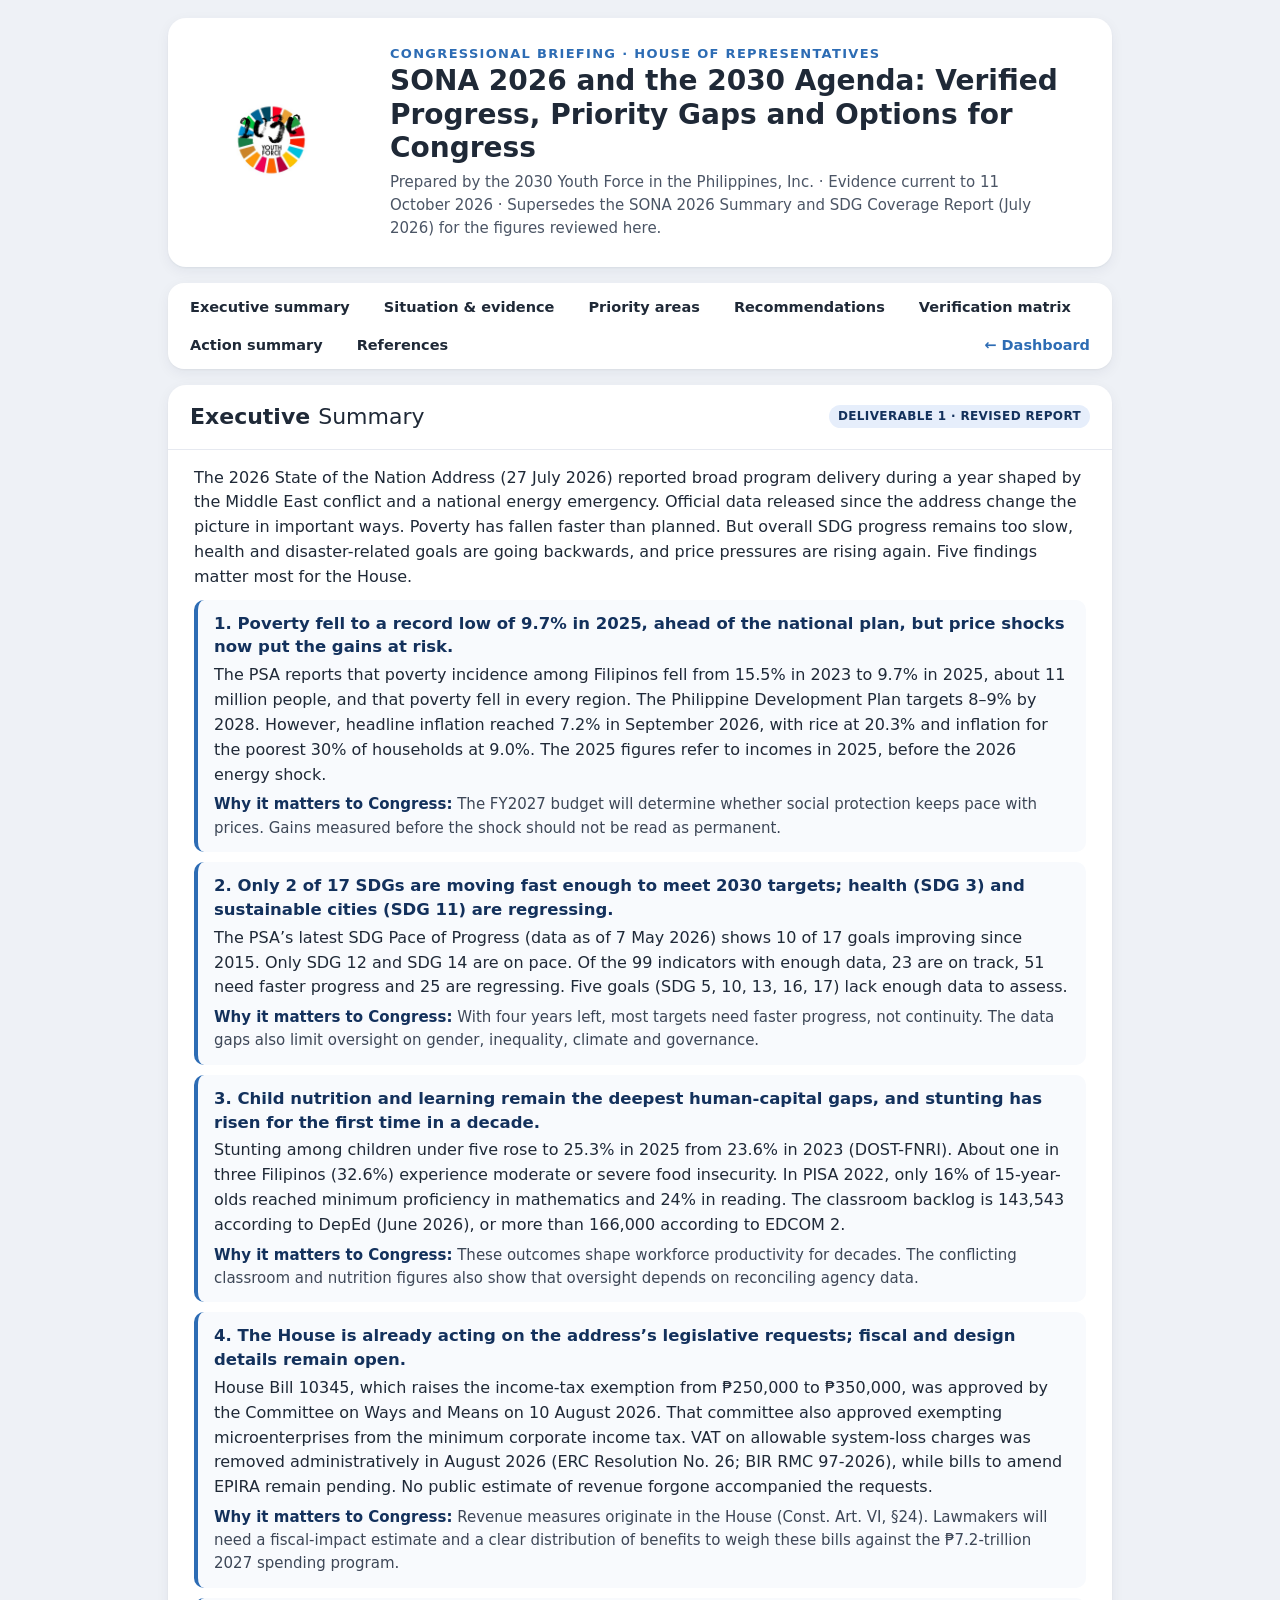
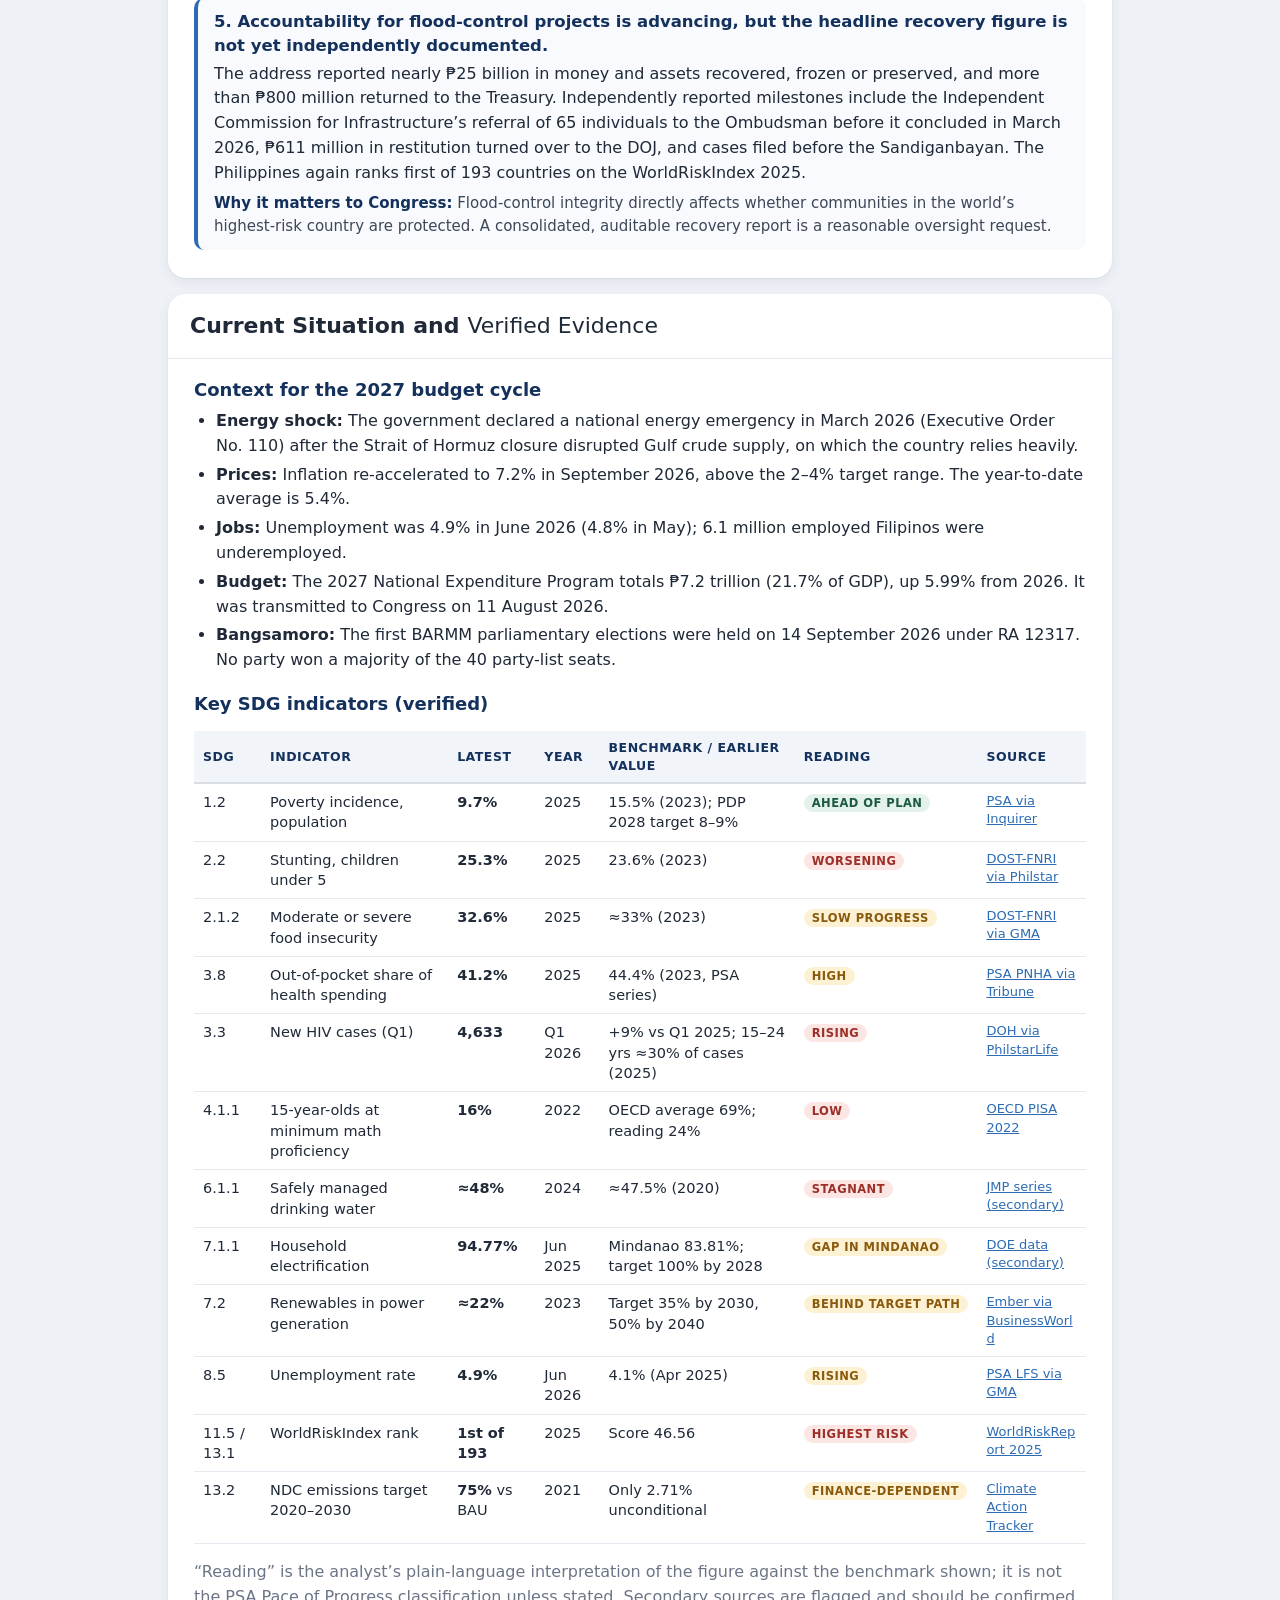
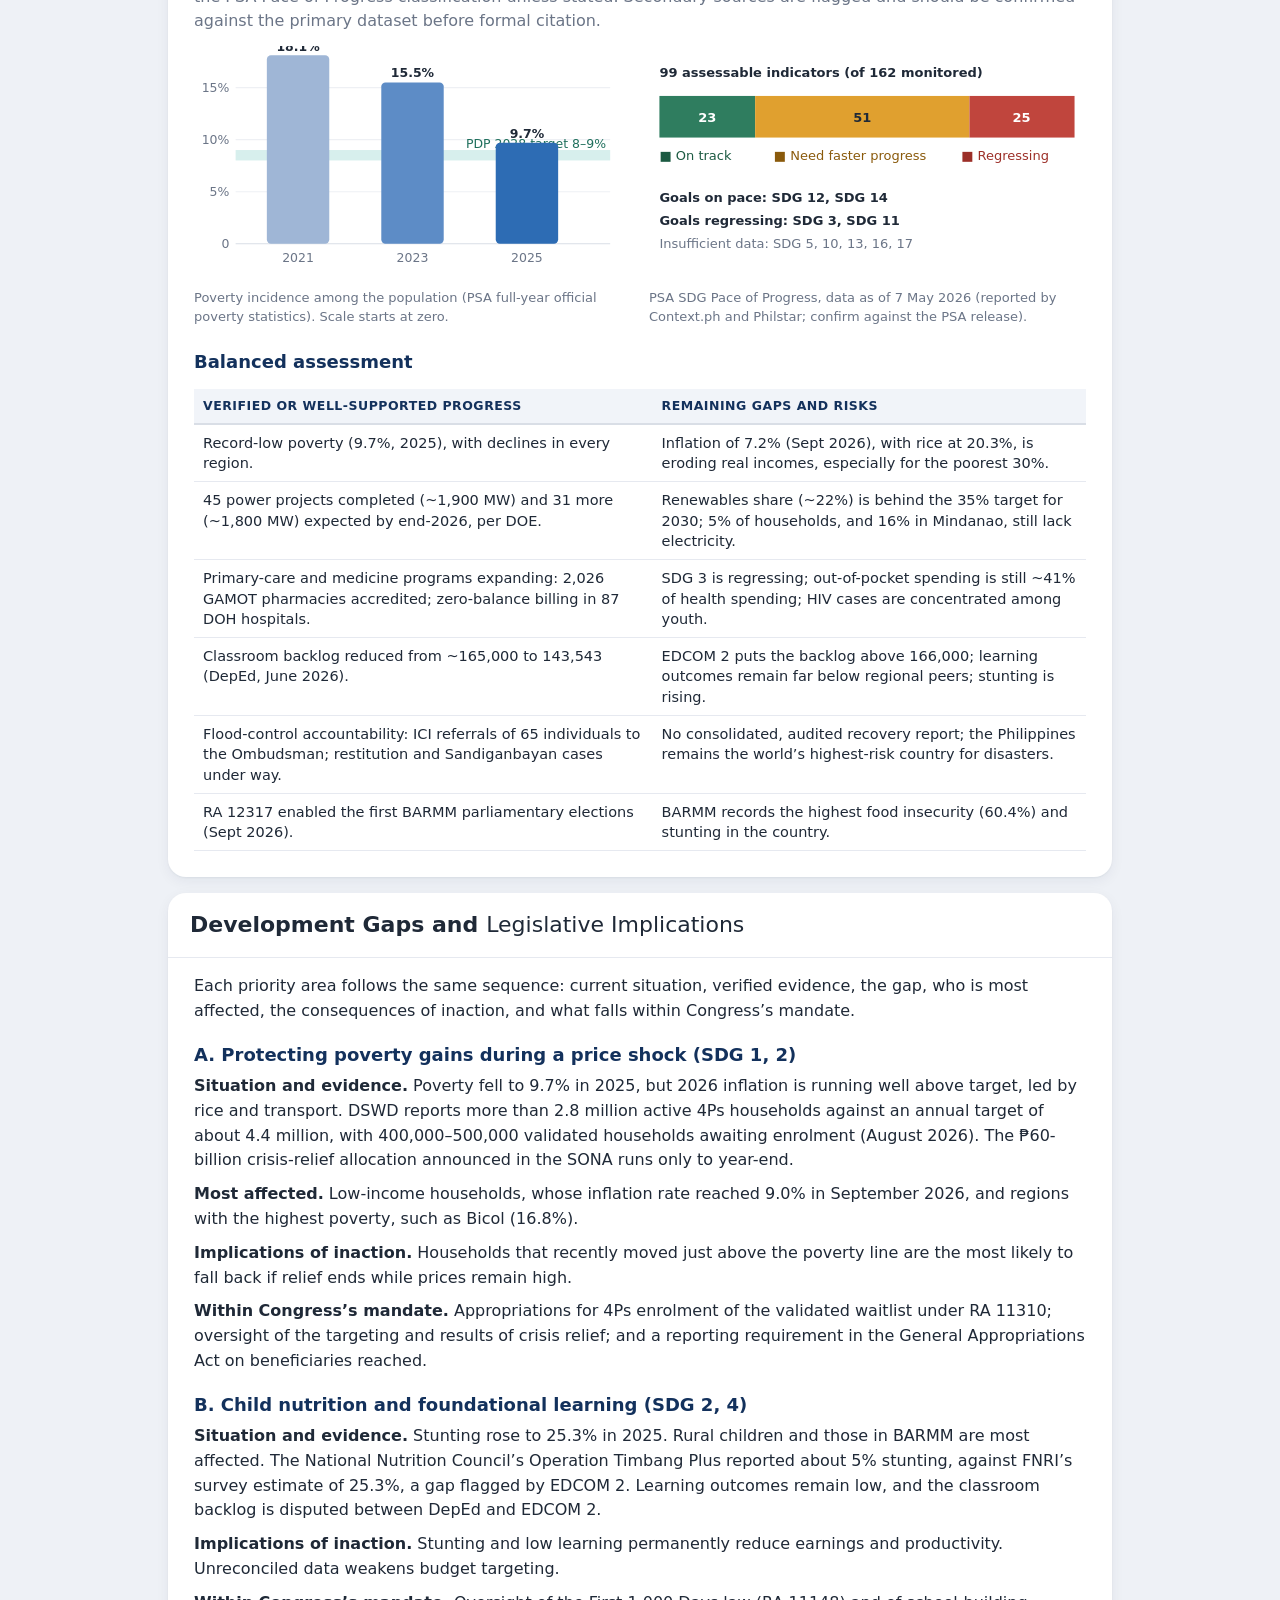
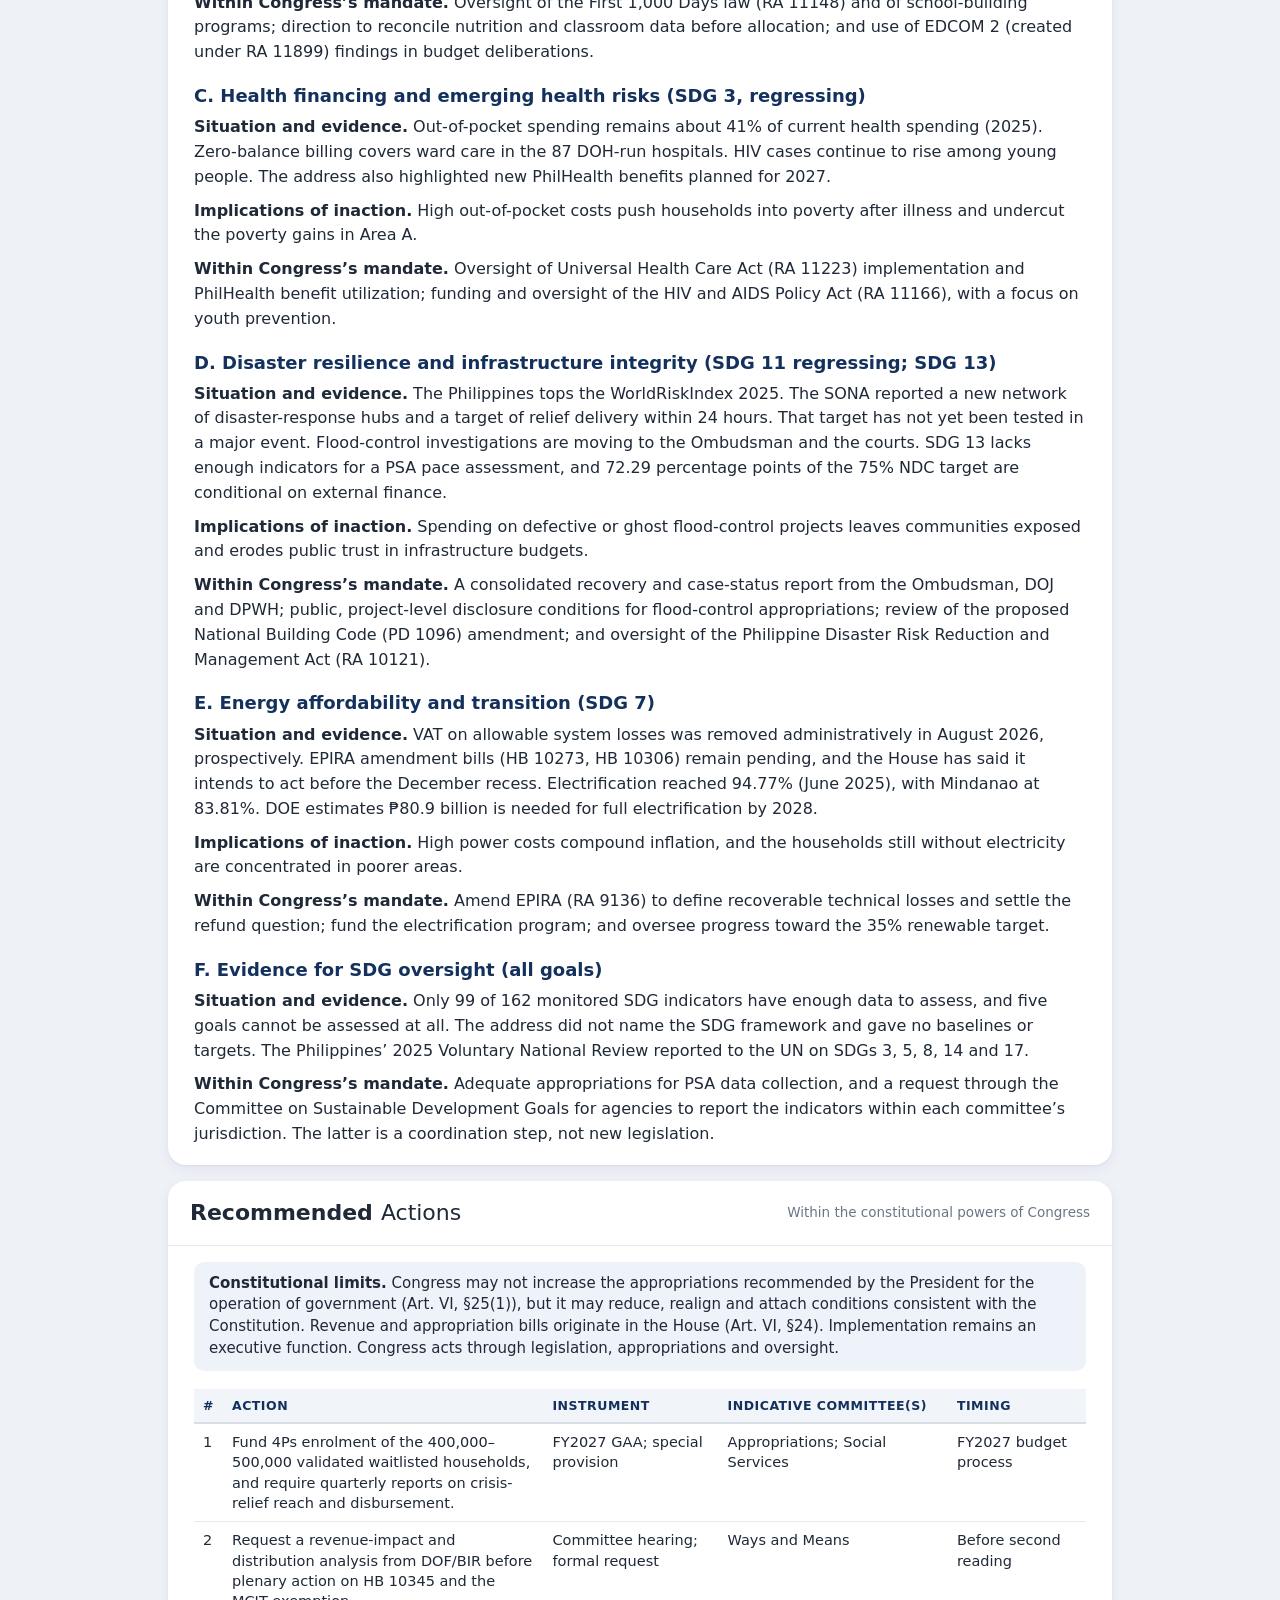
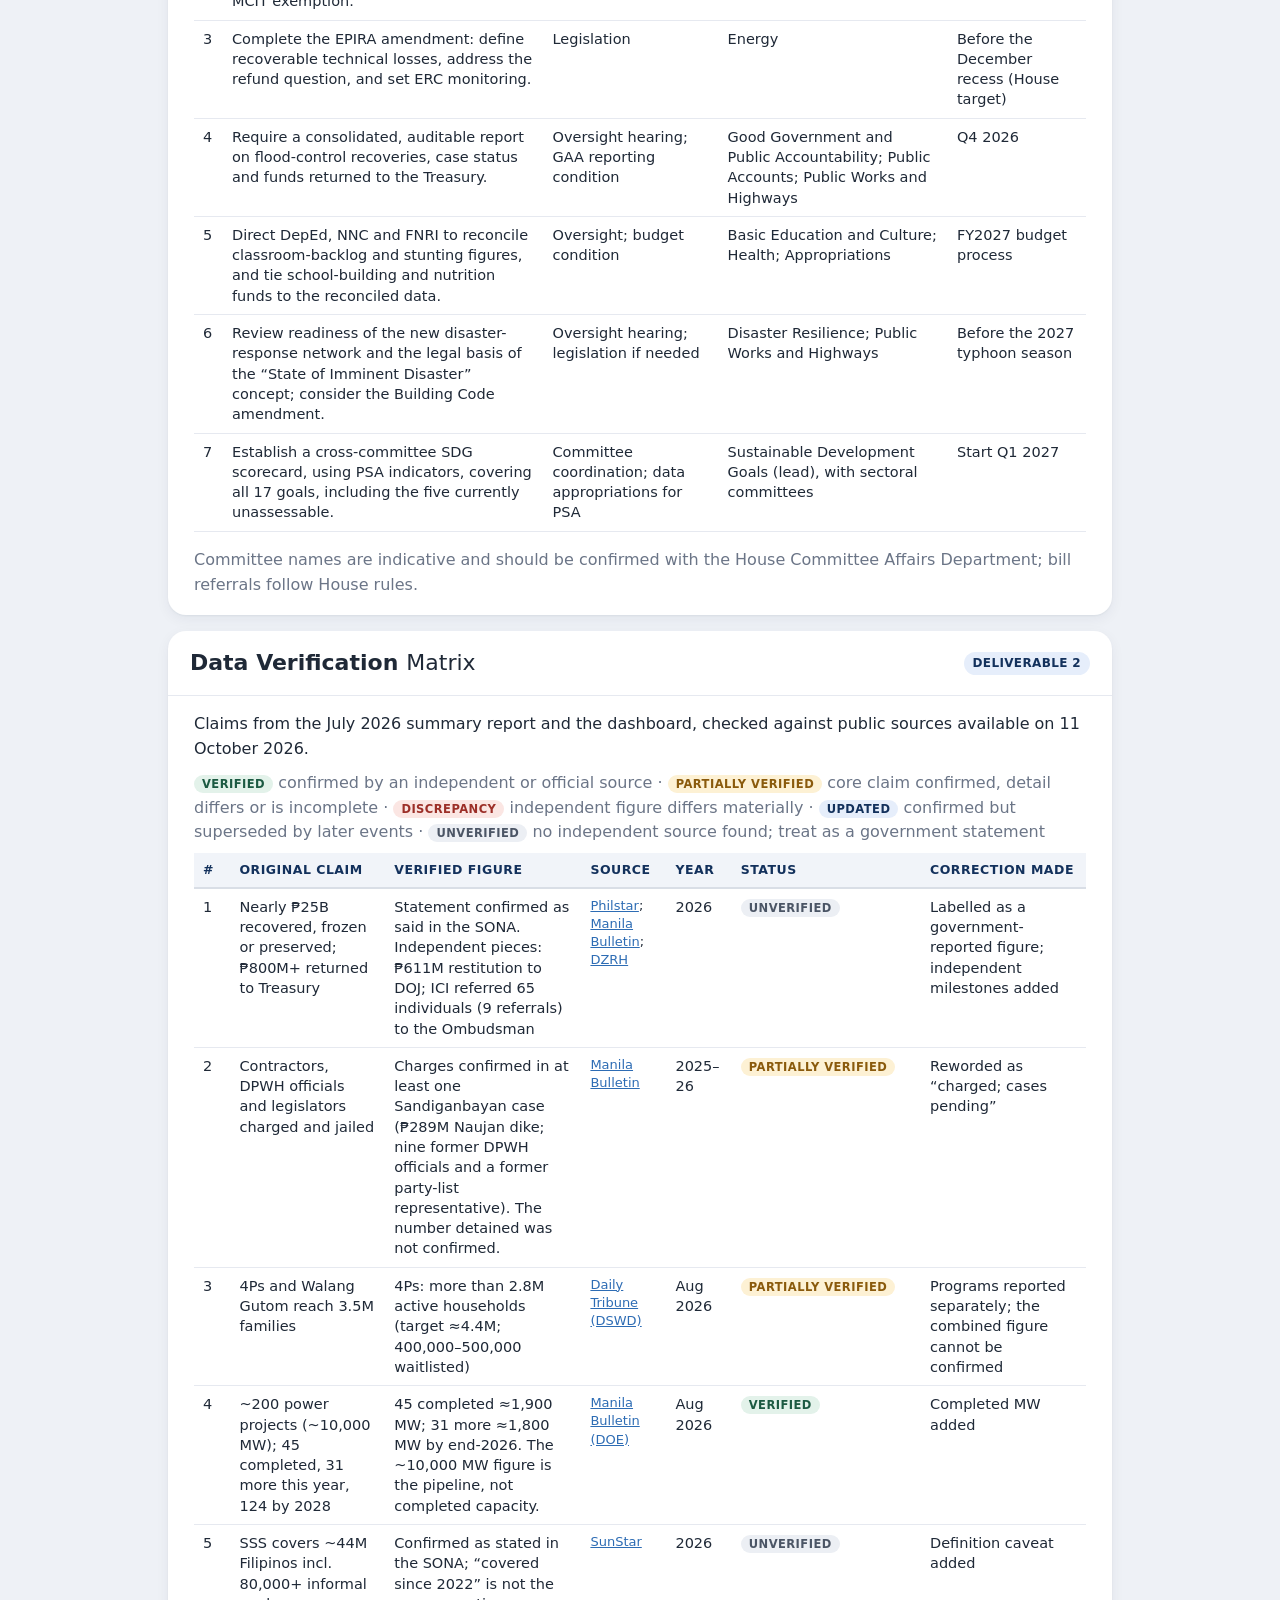
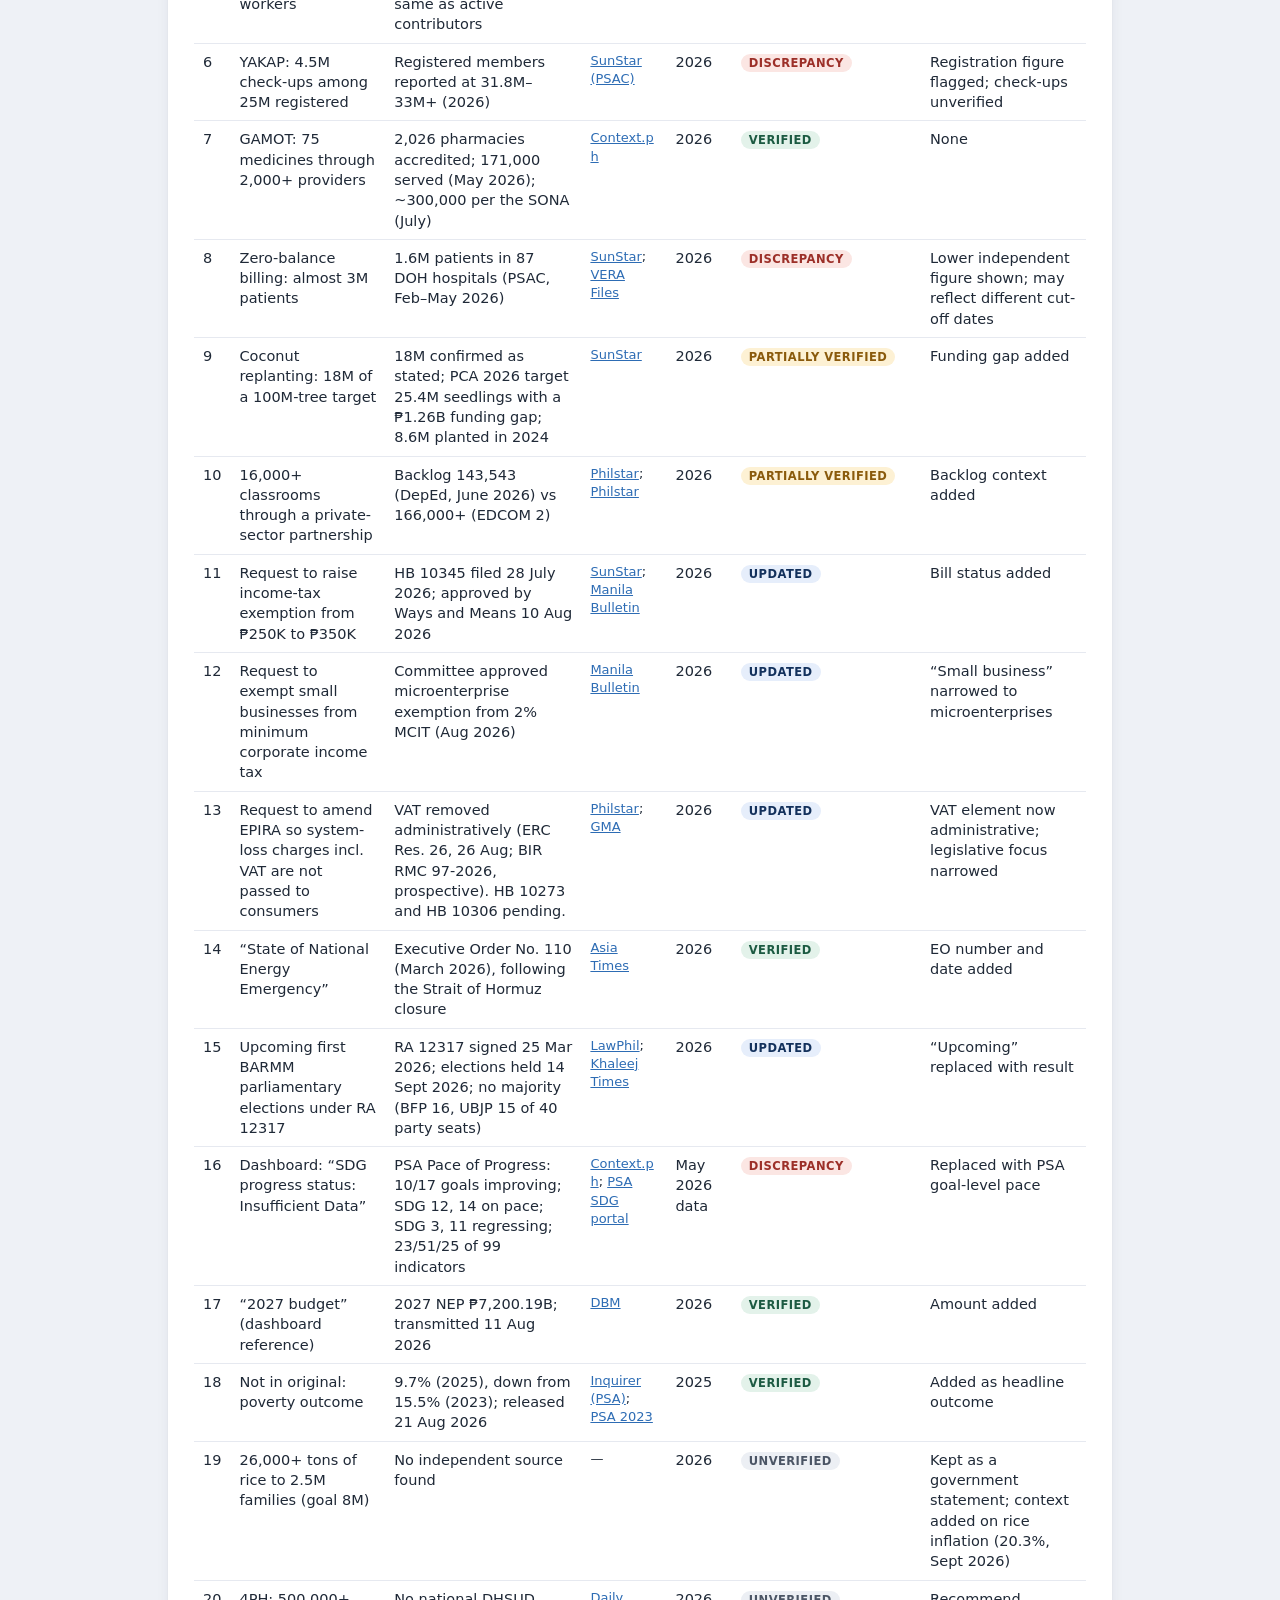
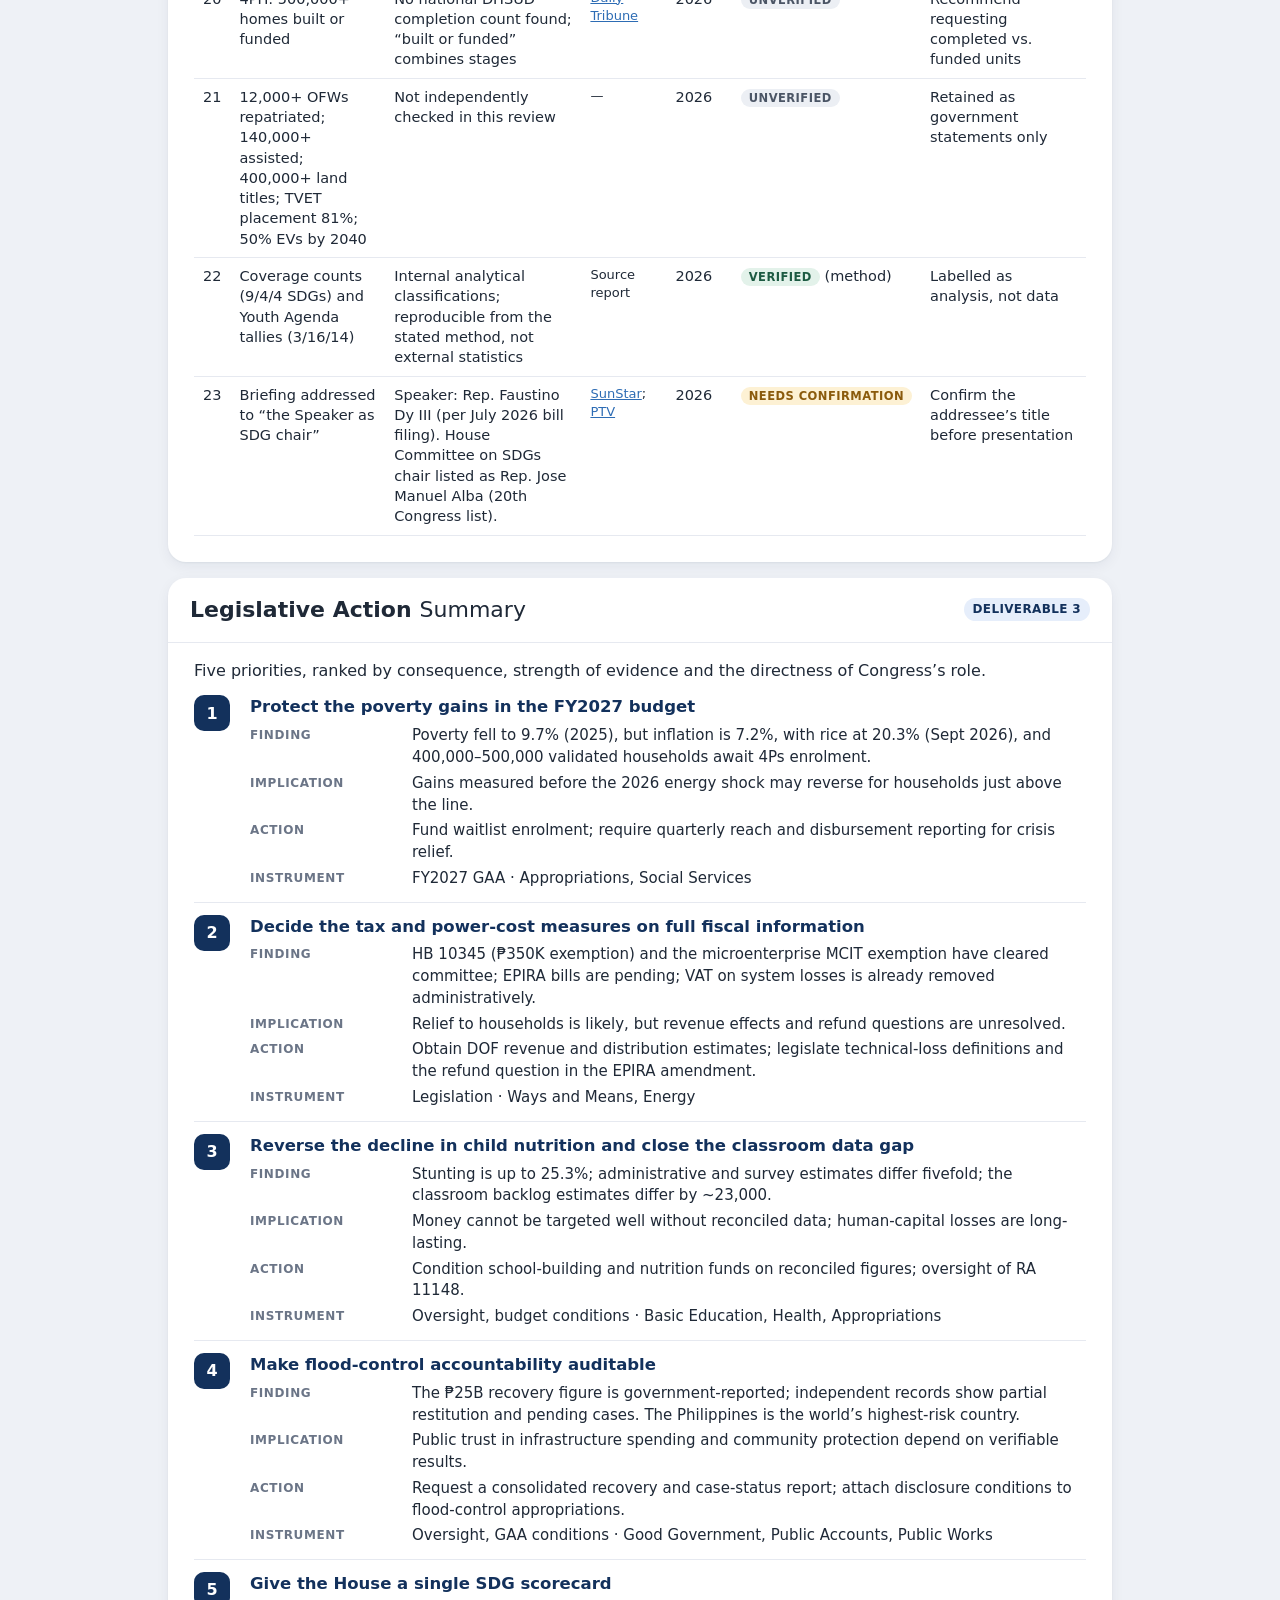
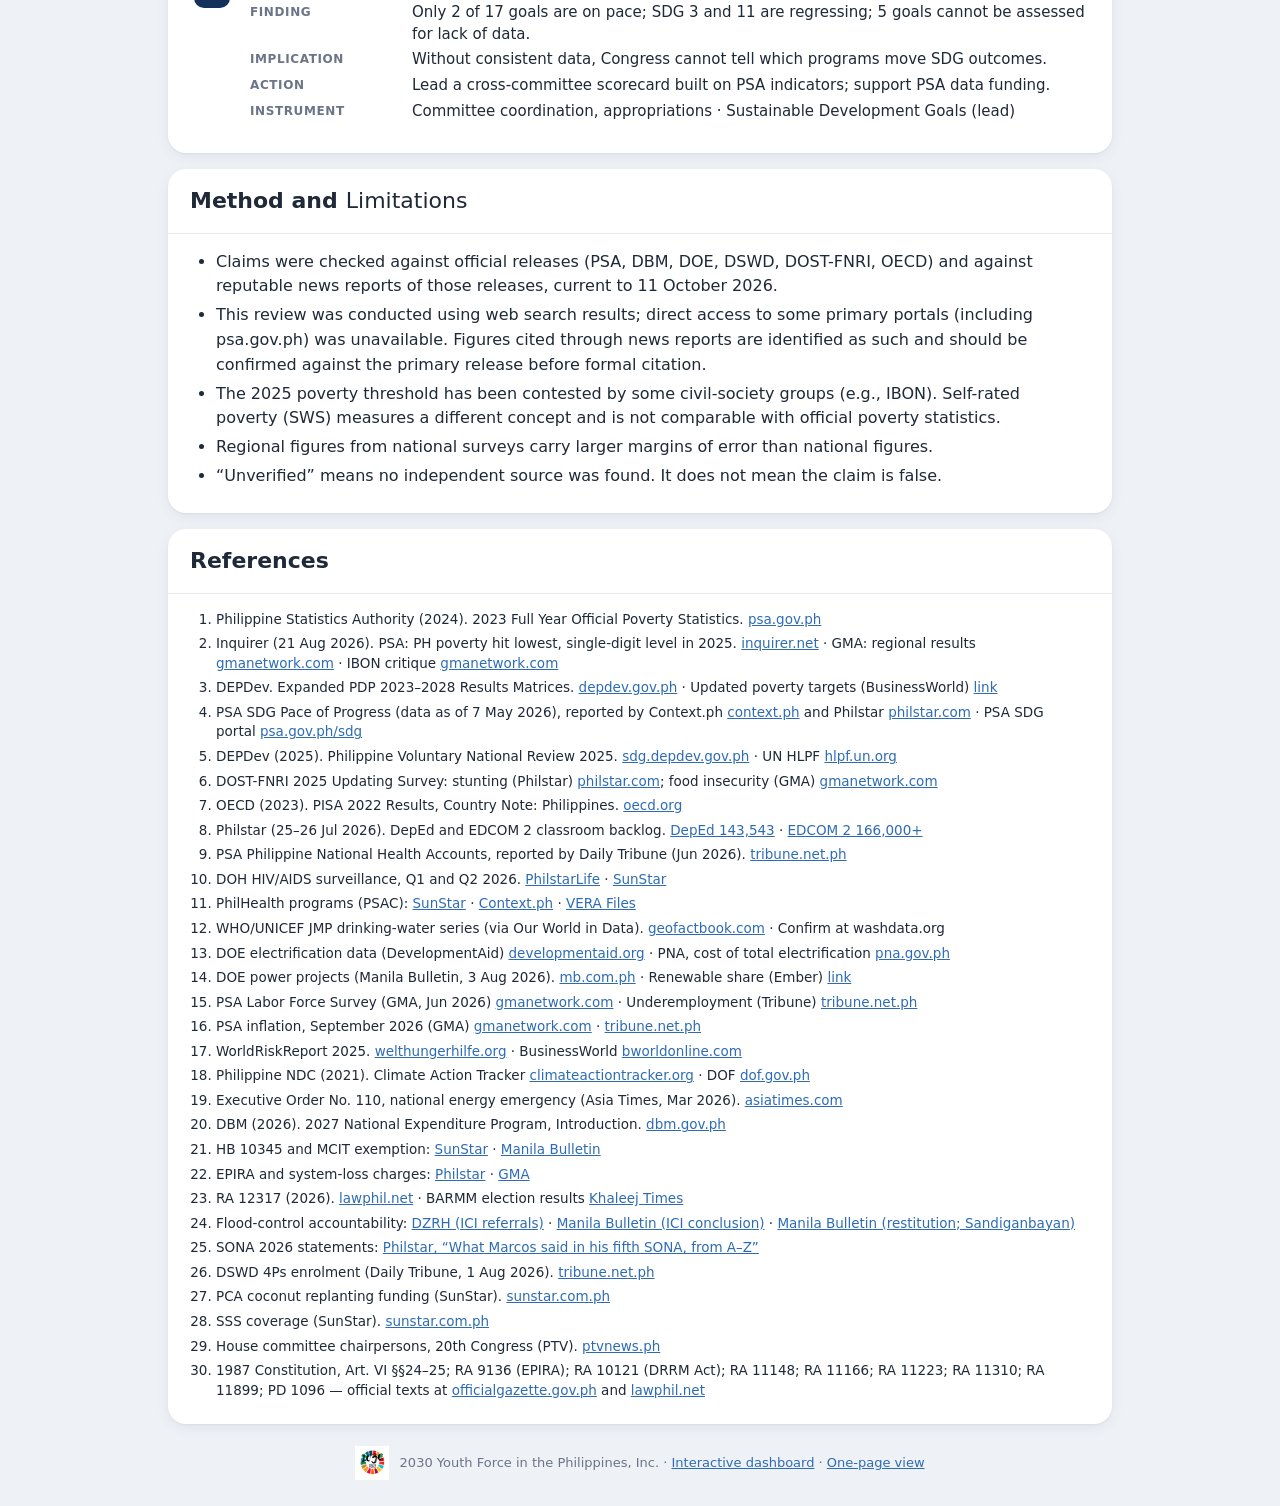
<file: report.html>
<!doctype html>
<html lang="en">
<head>
<meta charset="utf-8">
<meta name="viewport" content="width=device-width, initial-scale=1">
<title>SONA 2026 and the 2030 Agenda — Congressional Report</title>
<meta name="description" content="Verified congressional report on SONA 2026 and Philippine SDG progress: executive summary, verified indicators, priority gaps, data verification matrix and legislative action summary.">
<link rel="icon" type="image/png" href="assets/logo.png">
<link rel="stylesheet" href="assets/style.css">
<style>
  .doc{max-width:980px;margin:0 auto}
  .doc .card>:not(.ch){margin-left:26px;margin-right:26px}
  .doc h2{font-size:22px}
  .doc h3{font-size:18px;font-weight:600;margin:18px 0 6px;color:#13315c}
  .doc p,.doc li{font-size:16px;line-height:1.55}
  .doc p+p{margin-top:9px}
  .doc ul,.doc ol{padding-left:22px;margin:6px 0}
  .doc li{margin:4px 0}
  .cover{padding:26px 28px;display:grid;grid-template-columns:auto 1fr;gap:20px;align-items:center}
  .card.cover>*{margin:0}
  .cover img{width:96px;height:96px}
  .cover h1{font-size:28px;line-height:1.2;font-weight:600}
  .cover p{color:#4b5565;font-size:15px;margin-top:6px}
  .tabs{position:sticky;top:10px;z-index:20;display:flex;gap:6px;flex-wrap:wrap;background:#fff;border-radius:16px;box-shadow:var(--shadow);padding:8px;margin-bottom:16px}
  .tabs a{padding:8px 14px;border-radius:10px;text-decoration:none;font:600 14.5px var(--font);color:var(--ink)}
  .tabs a:hover{background:#eef3fa}
  .tabs a.home{margin-left:auto;color:var(--blue)}
  .find{border-left:4px solid var(--blue);background:#f8fafd;border-radius:10px;padding:12px 16px;margin:10px 0}
  .find h4{font-size:16.5px;font-weight:700;color:#13315c;margin-bottom:4px}
  .find .why{margin-top:6px;font-size:15px;color:#3d4757}
  .find .why b{color:#13315c}
  table.t{width:100%;border-collapse:collapse;font-size:14.5px;line-height:1.4;margin:8px 0}
  table.t th{background:#f1f4f9;color:#13315c;text-align:left;font-size:12.5px;letter-spacing:.04em;text-transform:uppercase;padding:8px 9px;border-bottom:2px solid #d9dee6;position:sticky;top:0}
  table.t td{padding:8px 9px;border-bottom:1px solid #e6e9f0;vertical-align:top}
  table.t tr:hover td{background:#fafbfd}
  .tw{overflow-x:auto;-webkit-overflow-scrolling:touch}
  .st{display:inline-block;font:700 11.5px var(--font);letter-spacing:.04em;text-transform:uppercase;padding:2px 8px;border-radius:99px;white-space:nowrap}
  .st.v{background:#e3f2ea;color:#1c5a42}.st.p{background:#fdf1d4;color:#8a5a0c}.st.d{background:#fbe6e3;color:#9c2f28}
  .st.u{background:#eceff4;color:#4b5565}.st.s{background:#e6eefb;color:#13315c}
  .src{font-size:13px}
  .src a{word-break:break-word}
  .callout{background:#fdf5e1;border-radius:10px;padding:11px 15px;font-size:15px;margin:10px 0}
  .callout.blue{background:#eef3fa}
  .fig{margin:12px 0 4px}
  .fig svg{width:100%;height:auto;display:block}
  .fig figcaption{font-size:13px;color:var(--gray);margin-top:4px}
  .grid2{display:grid;grid-template-columns:1fr 1fr;gap:18px}
  .refs li{font-size:13.5px;line-height:1.45;margin:5px 0;word-break:break-word}
  .pri{counter-reset:p}
  .act-row{display:grid;grid-template-columns:44px 1fr;gap:12px;padding:12px 0;border-top:1px solid #e6e9f0}
  .act-row:first-child{border-top:none}
  .act-row .n{width:36px;height:36px;border-radius:10px;background:#13315c;color:#fff;font-weight:700;display:flex;align-items:center;justify-content:center}
  .act-row h4{font-size:16.5px;font-weight:700;color:#13315c}
  .act-row dl{display:grid;grid-template-columns:150px 1fr;gap:4px 12px;margin-top:6px;font-size:15px}
  .act-row dt{font:700 12px var(--font);letter-spacing:.05em;text-transform:uppercase;color:var(--gray);padding-top:3px}
  @media(max-width:760px){.grid2{grid-template-columns:1fr}.act-row dl{grid-template-columns:1fr}.cover{grid-template-columns:1fr}.tabs{position:static}}
  @media print{.tabs{display:none}.card{break-inside:auto}table.t th{position:static}}
</style>
</head>
<body>
<div class="app doc">

<section class="card cover">
  <img src="assets/logo.png" alt="2030 Youth Force">
  <div>
    <p class="eyebrow" style="color:#2d6cb4;font-weight:700;letter-spacing:.1em;text-transform:uppercase;font-size:13px;margin:0">Congressional briefing · House of Representatives</p>
    <h1>SONA 2026 and the 2030 Agenda: Verified Progress, Priority Gaps and Options for Congress</h1>
    <p>Prepared by the 2030 Youth Force in the Philippines, Inc. · Evidence current to 11 October 2026 · Supersedes the SONA 2026 Summary and SDG Coverage Report (July 2026) for the figures reviewed here.</p>
  </div>
</section>

<nav class="tabs" aria-label="Report sections">
  <a href="#summary">Executive summary</a>
  <a href="#situation">Situation &amp; evidence</a>
  <a href="#priorities">Priority areas</a>
  <a href="#recommendations">Recommendations</a>
  <a href="#matrix">Verification matrix</a>
  <a href="#actions">Action summary</a>
  <a href="#references">References</a>
  <a class="home" href="index.html">← Dashboard</a>
</nav>

<!-- ================= DELIVERABLE 1: REPORT ================= -->
<section class="card" id="summary">
  <div class="ch"><h2>Executive <span>Summary</span></h2><span class="chip rep">Deliverable 1 · Revised report</span></div>

  <p>The 2026 State of the Nation Address (27 July 2026) reported broad program delivery during a year shaped by the Middle East conflict and a national energy emergency. Official data released since the address change the picture in important ways. Poverty has fallen faster than planned. But overall SDG progress remains too slow, health and disaster-related goals are going backwards, and price pressures are rising again. Five findings matter most for the House.</p>

  <div class="find"><h4>1. Poverty fell to a record low of 9.7% in 2025, ahead of the national plan, but price shocks now put the gains at risk.</h4>
    <p>The PSA reports that poverty incidence among Filipinos fell from 15.5% in 2023 to 9.7% in 2025, about 11 million people, and that poverty fell in every region. The Philippine Development Plan targets 8–9% by 2028. However, headline inflation reached 7.2% in September 2026, with rice at 20.3% and inflation for the poorest 30% of households at 9.0%. The 2025 figures refer to incomes in 2025, before the 2026 energy shock.</p>
    <p class="why"><b>Why it matters to Congress:</b> The FY2027 budget will determine whether social protection keeps pace with prices. Gains measured before the shock should not be read as permanent.</p></div>

  <div class="find"><h4>2. Only 2 of 17 SDGs are moving fast enough to meet 2030 targets; health (SDG 3) and sustainable cities (SDG 11) are regressing.</h4>
    <p>The PSA’s latest SDG Pace of Progress (data as of 7 May 2026) shows 10 of 17 goals improving since 2015. Only SDG 12 and SDG 14 are on pace. Of the 99 indicators with enough data, 23 are on track, 51 need faster progress and 25 are regressing. Five goals (SDG 5, 10, 13, 16, 17) lack enough data to assess.</p>
    <p class="why"><b>Why it matters to Congress:</b> With four years left, most targets need faster progress, not continuity. The data gaps also limit oversight on gender, inequality, climate and governance.</p></div>

  <div class="find"><h4>3. Child nutrition and learning remain the deepest human-capital gaps, and stunting has risen for the first time in a decade.</h4>
    <p>Stunting among children under five rose to 25.3% in 2025 from 23.6% in 2023 (DOST-FNRI). About one in three Filipinos (32.6%) experience moderate or severe food insecurity. In PISA 2022, only 16% of 15-year-olds reached minimum proficiency in mathematics and 24% in reading. The classroom backlog is 143,543 according to DepEd (June 2026), or more than 166,000 according to EDCOM 2.</p>
    <p class="why"><b>Why it matters to Congress:</b> These outcomes shape workforce productivity for decades. The conflicting classroom and nutrition figures also show that oversight depends on reconciling agency data.</p></div>

  <div class="find"><h4>4. The House is already acting on the address’s legislative requests; fiscal and design details remain open.</h4>
    <p>House Bill 10345, which raises the income-tax exemption from ₱250,000 to ₱350,000, was approved by the Committee on Ways and Means on 10 August 2026. That committee also approved exempting microenterprises from the minimum corporate income tax. VAT on allowable system-loss charges was removed administratively in August 2026 (ERC Resolution No. 26; BIR RMC 97-2026), while bills to amend EPIRA remain pending. No public estimate of revenue forgone accompanied the requests.</p>
    <p class="why"><b>Why it matters to Congress:</b> Revenue measures originate in the House (Const. Art. VI, §24). Lawmakers will need a fiscal-impact estimate and a clear distribution of benefits to weigh these bills against the ₱7.2-trillion 2027 spending program.</p></div>

  <div class="find"><h4>5. Accountability for flood-control projects is advancing, but the headline recovery figure is not yet independently documented.</h4>
    <p>The address reported nearly ₱25 billion in money and assets recovered, frozen or preserved, and more than ₱800 million returned to the Treasury. Independently reported milestones include the Independent Commission for Infrastructure’s referral of 65 individuals to the Ombudsman before it concluded in March 2026, ₱611 million in restitution turned over to the DOJ, and cases filed before the Sandiganbayan. The Philippines again ranks first of 193 countries on the WorldRiskIndex 2025.</p>
    <p class="why"><b>Why it matters to Congress:</b> Flood-control integrity directly affects whether communities in the world’s highest-risk country are protected. A consolidated, auditable recovery report is a reasonable oversight request.</p></div>
</section>

<section class="card" id="situation">
  <div class="ch"><h2>Current Situation and <span>Verified Evidence</span></h2></div>

  <h3>Context for the 2027 budget cycle</h3>
  <ul>
    <li><b>Energy shock:</b> The government declared a national energy emergency in March 2026 (Executive Order No. 110) after the Strait of Hormuz closure disrupted Gulf crude supply, on which the country relies heavily.</li>
    <li><b>Prices:</b> Inflation re-accelerated to 7.2% in September 2026, above the 2–4% target range. The year-to-date average is 5.4%.</li>
    <li><b>Jobs:</b> Unemployment was 4.9% in June 2026 (4.8% in May); 6.1 million employed Filipinos were underemployed.</li>
    <li><b>Budget:</b> The 2027 National Expenditure Program totals ₱7.2 trillion (21.7% of GDP), up 5.99% from 2026. It was transmitted to Congress on 11 August 2026.</li>
    <li><b>Bangsamoro:</b> The first BARMM parliamentary elections were held on 14 September 2026 under RA 12317. No party won a majority of the 40 party-list seats.</li>
  </ul>

  <h3>Key SDG indicators (verified)</h3>
  <div class="tw"><table class="t">
    <thead><tr><th>SDG</th><th>Indicator</th><th>Latest</th><th>Year</th><th>Benchmark / earlier value</th><th>Reading</th><th>Source</th></tr></thead>
    <tbody>
      <tr><td>1.2</td><td>Poverty incidence, population</td><td><b>9.7%</b></td><td>2025</td><td>15.5% (2023); PDP 2028 target 8–9%</td><td><span class="st v">Ahead of plan</span></td><td class="src"><a href="https://newsinfo.inquirer.net/2289676/psa-ph-poverty-hit-lowest-single-digit-level-in-2025">PSA via Inquirer</a></td></tr>
      <tr><td>2.2</td><td>Stunting, children under 5</td><td><b>25.3%</b></td><td>2025</td><td>23.6% (2023)</td><td><span class="st d">Worsening</span></td><td class="src"><a href="https://www.philstar.com/business/telecoms/2026/06/18/2536116/child-stunting-hits-25-first-rise-10-years">DOST-FNRI via Philstar</a></td></tr>
      <tr><td>2.1.2</td><td>Moderate or severe food insecurity</td><td><b>32.6%</b></td><td>2025</td><td>≈33% (2023)</td><td><span class="st p">Slow progress</span></td><td class="src"><a href="https://www.gmanetwork.com/news/topstories/nation/991777/food-insecurity-hunger-dost-study/story/">DOST-FNRI via GMA</a></td></tr>
      <tr><td>3.8</td><td>Out-of-pocket share of health spending</td><td><b>41.2%</b></td><td>2025</td><td>44.4% (2023, PSA series)</td><td><span class="st p">High</span></td><td class="src"><a href="https://tribune.net.ph/2026/06/19/philippines-spends-p187-trillion-on-healthcare">PSA PNHA via Tribune</a></td></tr>
      <tr><td>3.3</td><td>New HIV cases (Q1)</td><td><b>4,633</b></td><td>Q1 2026</td><td>+9% vs Q1 2025; 15–24 yrs ≈30% of cases (2025)</td><td><span class="st d">Rising</span></td><td class="src"><a href="https://philstarlife.com/news-and-views/666763-doh-logs-more-than-4600-new-hiv-cases-first-quarter-2026">DOH via PhilstarLife</a></td></tr>
      <tr><td>4.1.1</td><td>15-year-olds at minimum math proficiency</td><td><b>16%</b></td><td>2022</td><td>OECD average 69%; reading 24%</td><td><span class="st d">Low</span></td><td class="src"><a href="https://www.oecd.org/en/publications/pisa-2022-results-volume-i-and-ii-country-notes_ed6fbcc5-en/philippines_a0882a2d-en.html">OECD PISA 2022</a></td></tr>
      <tr><td>6.1.1</td><td>Safely managed drinking water</td><td><b>≈48%</b></td><td>2024</td><td>≈47.5% (2020)</td><td><span class="st d">Stagnant</span></td><td class="src"><a href="https://geofactbook.com/countries/philippines/access-to-safe-drinking-water">JMP series (secondary)</a></td></tr>
      <tr><td>7.1.1</td><td>Household electrification</td><td><b>94.77%</b></td><td>Jun 2025</td><td>Mindanao 83.81%; target 100% by 2028</td><td><span class="st p">Gap in Mindanao</span></td><td class="src"><a href="https://www.developmentaid.org/news-stream/post/198477/powering-up-rural-philippines">DOE data (secondary)</a></td></tr>
      <tr><td>7.2</td><td>Renewables in power generation</td><td><b>≈22%</b></td><td>2023</td><td>Target 35% by 2030, 50% by 2040</td><td><span class="st p">Behind target path</span></td><td class="src"><a href="https://matuwid.org/philippine-renewable-share-lags-30-global-average/">Ember via BusinessWorld</a></td></tr>
      <tr><td>8.5</td><td>Unemployment rate</td><td><b>4.9%</b></td><td>Jun 2026</td><td>4.1% (Apr 2025)</td><td><span class="st p">Rising</span></td><td class="src"><a href="https://www.gmanetwork.com/news/money/economy/997542/unemployment-rate-rose-to-4-9-in-june-2026-psa/story/">PSA LFS via GMA</a></td></tr>
      <tr><td>11.5 / 13.1</td><td>WorldRiskIndex rank</td><td><b>1st of 193</b></td><td>2025</td><td>Score 46.56</td><td><span class="st d">Highest risk</span></td><td class="src"><a href="https://www.welthungerhilfe.org/news/publications/detail/worldriskreport-2025">WorldRiskReport 2025</a></td></tr>
      <tr><td>13.2</td><td>NDC emissions target 2020–2030</td><td><b>75%</b> vs BAU</td><td>2021</td><td>Only 2.71% unconditional</td><td><span class="st p">Finance-dependent</span></td><td class="src"><a href="https://climateactiontracker.org/countries/philippines/targets/">Climate Action Tracker</a></td></tr>
    </tbody>
  </table></div>
  <p class="fine">“Reading” is the analyst’s plain-language interpretation of the figure against the benchmark shown; it is not the PSA Pace of Progress classification unless stated. Secondary sources are flagged and should be confirmed against the primary dataset before formal citation.</p>

  <div class="grid2">
    <figure class="fig">
      <svg viewBox="0 0 420 230" role="img" aria-label="Poverty incidence: 18.1% in 2021, 15.5% in 2023, 9.7% in 2025; PDP 2028 target 8 to 9%">
        <g font-family="system-ui,Segoe UI,Arial" font-size="12" fill="#6b7587">
          <line x1="40" x2="400" y1="190" y2="190" stroke="#d9dee6"/>
          <line x1="40" x2="400" y1="140" y2="140" stroke="#eef0f4"/><text x="34" y="144" text-anchor="end">5%</text>
          <line x1="40" x2="400" y1="90" y2="90" stroke="#eef0f4"/><text x="34" y="94" text-anchor="end">10%</text>
          <line x1="40" x2="400" y1="40" y2="40" stroke="#eef0f4"/><text x="34" y="44" text-anchor="end">15%</text>
          <text x="34" y="194" text-anchor="end">0</text>
          <rect x="40" y="100" width="360" height="10" fill="#26a69a" opacity=".18"/>
          <text x="396" y="98" text-anchor="end" fill="#1f6f5c">PDP 2028 target 8–9%</text>
          <rect x="70" y="9" width="60" height="181" rx="4" fill="#9fb6d6"/><text x="100" y="5" text-anchor="middle" fill="#1f2937" font-weight="600">18.1%</text><text x="100" y="208" text-anchor="middle">2021</text>
          <rect x="180" y="35" width="60" height="155" rx="4" fill="#5d8cc6"/><text x="210" y="30" text-anchor="middle" fill="#1f2937" font-weight="600">15.5%</text><text x="210" y="208" text-anchor="middle">2023</text>
          <rect x="290" y="93" width="60" height="97" rx="4" fill="#2d6cb4"/><text x="320" y="88" text-anchor="middle" fill="#1f2937" font-weight="600">9.7%</text><text x="320" y="208" text-anchor="middle">2025</text>
        </g>
      </svg>
      <figcaption>Poverty incidence among the population (PSA full-year official poverty statistics). Scale starts at zero.</figcaption>
    </figure>
    <figure class="fig">
      <svg viewBox="0 0 420 230" role="img" aria-label="Of 99 assessable SDG indicators: 23 on track, 51 need acceleration, 25 regressing">
        <g font-family="system-ui,Segoe UI,Arial" font-size="12.5">
          <text x="10" y="30" fill="#1f2937" font-weight="600">99 assessable indicators (of 162 monitored)</text>
          <rect x="10" y="48" width="92" height="40" fill="#2f7d5f"/><rect x="102" y="48" width="206" height="40" fill="#e0a02f"/><rect x="308" y="48" width="101" height="40" fill="#c0453d"/>
          <text x="56" y="73" text-anchor="middle" fill="#fff" font-weight="700">23</text><text x="205" y="73" text-anchor="middle" fill="#1f2937" font-weight="700">51</text><text x="358" y="73" text-anchor="middle" fill="#fff" font-weight="700">25</text>
          <text x="10" y="110" fill="#1c5a42">■ On track</text><text x="120" y="110" fill="#8a5a0c">■ Need faster progress</text><text x="300" y="110" fill="#9c2f28">■ Regressing</text>
          <text x="10" y="150" fill="#1f2937" font-weight="600">Goals on pace: SDG 12, SDG 14</text>
          <text x="10" y="172" fill="#1f2937" font-weight="600">Goals regressing: SDG 3, SDG 11</text>
          <text x="10" y="194" fill="#6b7587">Insufficient data: SDG 5, 10, 13, 16, 17</text>
        </g>
      </svg>
      <figcaption>PSA SDG Pace of Progress, data as of 7 May 2026 (reported by Context.ph and Philstar; confirm against the PSA release).</figcaption>
    </figure>
  </div>

  <h3>Balanced assessment</h3>
  <div class="tw"><table class="t">
    <thead><tr><th>Verified or well-supported progress</th><th>Remaining gaps and risks</th></tr></thead>
    <tbody>
      <tr><td>Record-low poverty (9.7%, 2025), with declines in every region.</td><td>Inflation of 7.2% (Sept 2026), with rice at 20.3%, is eroding real incomes, especially for the poorest 30%.</td></tr>
      <tr><td>45 power projects completed (~1,900 MW) and 31 more (~1,800 MW) expected by end-2026, per DOE.</td><td>Renewables share (~22%) is behind the 35% target for 2030; 5% of households, and 16% in Mindanao, still lack electricity.</td></tr>
      <tr><td>Primary-care and medicine programs expanding: 2,026 GAMOT pharmacies accredited; zero-balance billing in 87 DOH hospitals.</td><td>SDG 3 is regressing; out-of-pocket spending is still ~41% of health spending; HIV cases are concentrated among youth.</td></tr>
      <tr><td>Classroom backlog reduced from ~165,000 to 143,543 (DepEd, June 2026).</td><td>EDCOM 2 puts the backlog above 166,000; learning outcomes remain far below regional peers; stunting is rising.</td></tr>
      <tr><td>Flood-control accountability: ICI referrals of 65 individuals to the Ombudsman; restitution and Sandiganbayan cases under way.</td><td>No consolidated, audited recovery report; the Philippines remains the world’s highest-risk country for disasters.</td></tr>
      <tr><td>RA 12317 enabled the first BARMM parliamentary elections (Sept 2026).</td><td>BARMM records the highest food insecurity (60.4%) and stunting in the country.</td></tr>
    </tbody>
  </table></div>
</section>

<section class="card" id="priorities">
  <div class="ch"><h2>Development Gaps and <span>Legislative Implications</span></h2></div>
  <p>Each priority area follows the same sequence: current situation, verified evidence, the gap, who is most affected, the consequences of inaction, and what falls within Congress’s mandate.</p>

  <h3>A. Protecting poverty gains during a price shock (SDG 1, 2)</h3>
  <p><b>Situation and evidence.</b> Poverty fell to 9.7% in 2025, but 2026 inflation is running well above target, led by rice and transport. DSWD reports more than 2.8 million active 4Ps households against an annual target of about 4.4 million, with 400,000–500,000 validated households awaiting enrolment (August 2026). The ₱60-billion crisis-relief allocation announced in the SONA runs only to year-end.</p>
  <p><b>Most affected.</b> Low-income households, whose inflation rate reached 9.0% in September 2026, and regions with the highest poverty, such as Bicol (16.8%).</p>
  <p><b>Implications of inaction.</b> Households that recently moved just above the poverty line are the most likely to fall back if relief ends while prices remain high.</p>
  <p><b>Within Congress’s mandate.</b> Appropriations for 4Ps enrolment of the validated waitlist under RA 11310; oversight of the targeting and results of crisis relief; and a reporting requirement in the General Appropriations Act on beneficiaries reached.</p>

  <h3>B. Child nutrition and foundational learning (SDG 2, 4)</h3>
  <p><b>Situation and evidence.</b> Stunting rose to 25.3% in 2025. Rural children and those in BARMM are most affected. The National Nutrition Council’s Operation Timbang Plus reported about 5% stunting, against FNRI’s survey estimate of 25.3%, a gap flagged by EDCOM 2. Learning outcomes remain low, and the classroom backlog is disputed between DepEd and EDCOM 2.</p>
  <p><b>Implications of inaction.</b> Stunting and low learning permanently reduce earnings and productivity. Unreconciled data weakens budget targeting.</p>
  <p><b>Within Congress’s mandate.</b> Oversight of the First 1,000 Days law (RA 11148) and of school-building programs; direction to reconcile nutrition and classroom data before allocation; and use of EDCOM 2 (created under RA 11899) findings in budget deliberations.</p>

  <h3>C. Health financing and emerging health risks (SDG 3, regressing)</h3>
  <p><b>Situation and evidence.</b> Out-of-pocket spending remains about 41% of current health spending (2025). Zero-balance billing covers ward care in the 87 DOH-run hospitals. HIV cases continue to rise among young people. The address also highlighted new PhilHealth benefits planned for 2027.</p>
  <p><b>Implications of inaction.</b> High out-of-pocket costs push households into poverty after illness and undercut the poverty gains in Area A.</p>
  <p><b>Within Congress’s mandate.</b> Oversight of Universal Health Care Act (RA 11223) implementation and PhilHealth benefit utilization; funding and oversight of the HIV and AIDS Policy Act (RA 11166), with a focus on youth prevention.</p>

  <h3>D. Disaster resilience and infrastructure integrity (SDG 11 regressing; SDG 13)</h3>
  <p><b>Situation and evidence.</b> The Philippines tops the WorldRiskIndex 2025. The SONA reported a new network of disaster-response hubs and a target of relief delivery within 24 hours. That target has not yet been tested in a major event. Flood-control investigations are moving to the Ombudsman and the courts. SDG 13 lacks enough indicators for a PSA pace assessment, and 72.29 percentage points of the 75% NDC target are conditional on external finance.</p>
  <p><b>Implications of inaction.</b> Spending on defective or ghost flood-control projects leaves communities exposed and erodes public trust in infrastructure budgets.</p>
  <p><b>Within Congress’s mandate.</b> A consolidated recovery and case-status report from the Ombudsman, DOJ and DPWH; public, project-level disclosure conditions for flood-control appropriations; review of the proposed National Building Code (PD 1096) amendment; and oversight of the Philippine Disaster Risk Reduction and Management Act (RA 10121).</p>

  <h3>E. Energy affordability and transition (SDG 7)</h3>
  <p><b>Situation and evidence.</b> VAT on allowable system losses was removed administratively in August 2026, prospectively. EPIRA amendment bills (HB 10273, HB 10306) remain pending, and the House has said it intends to act before the December recess. Electrification reached 94.77% (June 2025), with Mindanao at 83.81%. DOE estimates ₱80.9 billion is needed for full electrification by 2028.</p>
  <p><b>Implications of inaction.</b> High power costs compound inflation, and the households still without electricity are concentrated in poorer areas.</p>
  <p><b>Within Congress’s mandate.</b> Amend EPIRA (RA 9136) to define recoverable technical losses and settle the refund question; fund the electrification program; and oversee progress toward the 35% renewable target.</p>

  <h3>F. Evidence for SDG oversight (all goals)</h3>
  <p><b>Situation and evidence.</b> Only 99 of 162 monitored SDG indicators have enough data to assess, and five goals cannot be assessed at all. The address did not name the SDG framework and gave no baselines or targets. The Philippines’ 2025 Voluntary National Review reported to the UN on SDGs 3, 5, 8, 14 and 17.</p>
  <p><b>Within Congress’s mandate.</b> Adequate appropriations for PSA data collection, and a request through the Committee on Sustainable Development Goals for agencies to report the indicators within each committee’s jurisdiction. The latter is a coordination step, not new legislation.</p>
</section>

<section class="card" id="recommendations">
  <div class="ch"><h2>Recommended <span>Actions</span></h2><span class="note">Within the constitutional powers of Congress</span></div>
  <div class="callout blue"><b>Constitutional limits.</b> Congress may not increase the appropriations recommended by the President for the operation of government (Art. VI, §25(1)), but it may reduce, realign and attach conditions consistent with the Constitution. Revenue and appropriation bills originate in the House (Art. VI, §24). Implementation remains an executive function. Congress acts through legislation, appropriations and oversight.</div>
  <div class="tw"><table class="t">
    <thead><tr><th>#</th><th>Action</th><th>Instrument</th><th>Indicative committee(s)</th><th>Timing</th></tr></thead>
    <tbody>
      <tr><td>1</td><td>Fund 4Ps enrolment of the 400,000–500,000 validated waitlisted households, and require quarterly reports on crisis-relief reach and disbursement.</td><td>FY2027 GAA; special provision</td><td>Appropriations; Social Services</td><td>FY2027 budget process</td></tr>
      <tr><td>2</td><td>Request a revenue-impact and distribution analysis from DOF/BIR before plenary action on HB 10345 and the MCIT exemption.</td><td>Committee hearing; formal request</td><td>Ways and Means</td><td>Before second reading</td></tr>
      <tr><td>3</td><td>Complete the EPIRA amendment: define recoverable technical losses, address the refund question, and set ERC monitoring.</td><td>Legislation</td><td>Energy</td><td>Before the December recess (House target)</td></tr>
      <tr><td>4</td><td>Require a consolidated, auditable report on flood-control recoveries, case status and funds returned to the Treasury.</td><td>Oversight hearing; GAA reporting condition</td><td>Good Government and Public Accountability; Public Accounts; Public Works and Highways</td><td>Q4 2026</td></tr>
      <tr><td>5</td><td>Direct DepEd, NNC and FNRI to reconcile classroom-backlog and stunting figures, and tie school-building and nutrition funds to the reconciled data.</td><td>Oversight; budget condition</td><td>Basic Education and Culture; Health; Appropriations</td><td>FY2027 budget process</td></tr>
      <tr><td>6</td><td>Review readiness of the new disaster-response network and the legal basis of the “State of Imminent Disaster” concept; consider the Building Code amendment.</td><td>Oversight hearing; legislation if needed</td><td>Disaster Resilience; Public Works and Highways</td><td>Before the 2027 typhoon season</td></tr>
      <tr><td>7</td><td>Establish a cross-committee SDG scorecard, using PSA indicators, covering all 17 goals, including the five currently unassessable.</td><td>Committee coordination; data appropriations for PSA</td><td>Sustainable Development Goals (lead), with sectoral committees</td><td>Start Q1 2027</td></tr>
    </tbody>
  </table></div>
  <p class="fine">Committee names are indicative and should be confirmed with the House Committee Affairs Department; bill referrals follow House rules.</p>
</section>

<!-- ================= DELIVERABLE 2: MATRIX ================= -->
<section class="card" id="matrix">
  <div class="ch"><h2>Data Verification <span>Matrix</span></h2><span class="chip rep">Deliverable 2</span></div>
  <p>Claims from the July 2026 summary report and the dashboard, checked against public sources available on 11 October 2026.</p>
  <p class="fine"><span class="st v">Verified</span> confirmed by an independent or official source · <span class="st p">Partially verified</span> core claim confirmed, detail differs or is incomplete · <span class="st d">Discrepancy</span> independent figure differs materially · <span class="st s">Updated</span> confirmed but superseded by later events · <span class="st u">Unverified</span> no independent source found; treat as a government statement</p>
  <div class="tw"><table class="t">
    <thead><tr><th>#</th><th>Original claim</th><th>Verified figure</th><th>Source</th><th>Year</th><th>Status</th><th>Correction made</th></tr></thead>
    <tbody>
      <tr><td>1</td><td>Nearly ₱25B recovered, frozen or preserved; ₱800M+ returned to Treasury</td><td>Statement confirmed as said in the SONA. Independent pieces: ₱611M restitution to DOJ; ICI referred 65 individuals (9 referrals) to the Ombudsman</td><td class="src"><a href="https://www.philstar.com/headlines/2026/07/28/2545149/what-marcos-said-his-fifth-sona-z">Philstar</a>; <a href="https://mb.com.ph/tag/-Flood">Manila Bulletin</a>; <a href="https://www.dzrh.com.ph/post/ici-almost-all-flood-control-cases-against-key-persons-of-interest-now-referred-to-ombudsman">DZRH</a></td><td>2026</td><td><span class="st u">Unverified</span></td><td>Labelled as a government-reported figure; independent milestones added</td></tr>
      <tr><td>2</td><td>Contractors, DPWH officials and legislators charged and jailed</td><td>Charges confirmed in at least one Sandiganbayan case (₱289M Naujan dike; nine former DPWH officials and a former party-list representative). The number detained was not confirmed.</td><td class="src"><a href="https://mb.com.ph/tag/-Flood">Manila Bulletin</a></td><td>2025–26</td><td><span class="st p">Partially verified</span></td><td>Reworded as “charged; cases pending”</td></tr>
      <tr><td>3</td><td>4Ps and Walang Gutom reach 3.5M families</td><td>4Ps: more than 2.8M active households (target ≈4.4M; 400,000–500,000 waitlisted)</td><td class="src"><a href="https://tribune.net.ph/2026/08/01/up-to-500000-families-await-enrollment-in-4ps-dswd">Daily Tribune (DSWD)</a></td><td>Aug 2026</td><td><span class="st p">Partially verified</span></td><td>Programs reported separately; the combined figure cannot be confirmed</td></tr>
      <tr><td>4</td><td>~200 power projects (~10,000 MW); 45 completed, 31 more this year, 124 by 2028</td><td>45 completed ≈1,900 MW; 31 more ≈1,800 MW by end-2026. The ~10,000 MW figure is the pipeline, not completed capacity.</td><td class="src"><a href="https://mb.com.ph/2026/08/03/doe-eyes-over-6-gw-of-new-power-capacity-before-marcos-steps-down-in-2028">Manila Bulletin (DOE)</a></td><td>Aug 2026</td><td><span class="st v">Verified</span></td><td>Completed MW added</td></tr>
      <tr><td>5</td><td>SSS covers ~44M Filipinos incl. 80,000+ informal workers</td><td>Confirmed as stated in the SONA; “covered since 2022” is not the same as active contributors</td><td class="src"><a href="https://www.sunstar.com.ph/manila/marcos-pushes-wider-sss-coverage-urges-filipinos-to-secure-future">SunStar</a></td><td>2026</td><td><span class="st u">Unverified</span></td><td>Definition caveat added</td></tr>
      <tr><td>6</td><td>YAKAP: 4.5M check-ups among 25M registered</td><td>Registered members reported at 31.8M–33M+ (2026)</td><td class="src"><a href="https://www.sunstar.com.ph/davao/psac-highlights-progress-of-philhealth-yakap-program">SunStar (PSAC)</a></td><td>2026</td><td><span class="st d">Discrepancy</span></td><td>Registration figure flagged; check-ups unverified</td></tr>
      <tr><td>7</td><td>GAMOT: 75 medicines through 2,000+ providers</td><td>2,026 pharmacies accredited; 171,000 served (May 2026); ~300,000 per the SONA (July)</td><td class="src"><a href="https://context.ph/2026/05/14/psac-backs-philhealth-reforms/">Context.ph</a></td><td>2026</td><td><span class="st v">Verified</span></td><td>None</td></tr>
      <tr><td>8</td><td>Zero-balance billing: almost 3M patients</td><td>1.6M patients in 87 DOH hospitals (PSAC, Feb–May 2026)</td><td class="src"><a href="https://www.sunstar.com.ph/davao/psac-highlights-progress-of-philhealth-yakap-program">SunStar</a>; <a href="https://verafiles.org/articles/philhealth-benefits-good-intentions-cant-cover-up-inefficient-program-implementation">VERA Files</a></td><td>2026</td><td><span class="st d">Discrepancy</span></td><td>Lower independent figure shown; may reflect different cut-off dates</td></tr>
      <tr><td>9</td><td>Coconut replanting: 18M of a 100M-tree target</td><td>18M confirmed as stated; PCA 2026 target 25.4M seedlings with a ₱1.26B funding gap; 8.6M planted in 2024</td><td class="src"><a href="https://www.sunstar.com.ph/cebu/coconut-replanting-plan-faces-p126b-funding-gap">SunStar</a></td><td>2026</td><td><span class="st p">Partially verified</span></td><td>Funding gap added</td></tr>
      <tr><td>10</td><td>16,000+ classrooms through a private-sector partnership</td><td>Backlog 143,543 (DepEd, June 2026) vs 166,000+ (EDCOM 2)</td><td class="src"><a href="https://www.philstar.com/headlines/2026/07/26/2544741/classroom-shortage-down-143543-deped">Philstar</a>; <a href="https://philstar.com/headlines/2026/07/25/2544543/deped-still-faces-backlog-166000-classrooms">Philstar</a></td><td>2026</td><td><span class="st p">Partially verified</span></td><td>Backlog context added</td></tr>
      <tr><td>11</td><td>Request to raise income-tax exemption from ₱250K to ₱350K</td><td>HB 10345 filed 28 July 2026; approved by Ways and Means 10 Aug 2026</td><td class="src"><a href="https://www.sunstar.com.ph/manila/dy-marcos-file-bill-raising-tax-free-income-ceiling-to-p350000">SunStar</a>; <a href="https://mb.com.ph/2026/08/10/house-panel-pays-no-mind-to-heavy-rains-passes-bill-on-higher-tax-exemption-for-workers">Manila Bulletin</a></td><td>2026</td><td><span class="st s">Updated</span></td><td>Bill status added</td></tr>
      <tr><td>12</td><td>Request to exempt small businesses from minimum corporate income tax</td><td>Committee approved microenterprise exemption from 2% MCIT (Aug 2026)</td><td class="src"><a href="https://mb.com.ph/2026/08/10/house-panel-pays-no-mind-to-heavy-rains-passes-bill-on-higher-tax-exemption-for-workers">Manila Bulletin</a></td><td>2026</td><td><span class="st s">Updated</span></td><td>“Small business” narrowed to microenterprises</td></tr>
      <tr><td>13</td><td>Request to amend EPIRA so system-loss charges incl. VAT are not passed to consumers</td><td>VAT removed administratively (ERC Res. 26, 26 Aug; BIR RMC 97-2026, prospective). HB 10273 and HB 10306 pending.</td><td class="src"><a href="https://www.philstar.com/metro/2026/09/25/2558689/systems-loss-consumers-gain">Philstar</a>; <a href="https://www.gmanetwork.com/news/money/economy/997158/proposed-house-bill-calls-for-system-loss-to-be-made-part-of-operating-costs-of-distribution-utility/story/">GMA</a></td><td>2026</td><td><span class="st s">Updated</span></td><td>VAT element now administrative; legislative focus narrowed</td></tr>
      <tr><td>14</td><td>“State of National Energy Emergency”</td><td>Executive Order No. 110 (March 2026), following the Strait of Hormuz closure</td><td class="src"><a href="https://asiatimes.com/2026/03/philippines-first-nation-to-declare-energy-emergency-amid-iran-war/">Asia Times</a></td><td>2026</td><td><span class="st v">Verified</span></td><td>EO number and date added</td></tr>
      <tr><td>15</td><td>Upcoming first BARMM parliamentary elections under RA 12317</td><td>RA 12317 signed 25 Mar 2026; elections held 14 Sept 2026; no majority (BFP 16, UBJP 15 of 40 party seats)</td><td class="src"><a href="https://lawphil.net/statutes/repacts/ra2026/ra_12317_2026.html">LawPhil</a>; <a href="https://www.khaleejtimes.com/world/asia/hung-parliament-philippines-barmm-elections-end-with-no-party-winning-majority">Khaleej Times</a></td><td>2026</td><td><span class="st s">Updated</span></td><td>“Upcoming” replaced with result</td></tr>
      <tr><td>16</td><td>Dashboard: “SDG progress status: Insufficient Data”</td><td>PSA Pace of Progress: 10/17 goals improving; SDG 12, 14 on pace; SDG 3, 11 regressing; 23/51/25 of 99 indicators</td><td class="src"><a href="https://context.ph/2026/07/06/philippines-gains-ground-but-sdg-race-tightens/">Context.ph</a>; <a href="https://psa.gov.ph/sdg">PSA SDG portal</a></td><td>May 2026 data</td><td><span class="st d">Discrepancy</span></td><td>Replaced with PSA goal-level pace</td></tr>
      <tr><td>17</td><td>“2027 budget” (dashboard reference)</td><td>2027 NEP ₱7,200.19B; transmitted 11 Aug 2026</td><td class="src"><a href="https://www.dbm.gov.ph/wp-content/uploads/NEP2027/Introduction.pdf">DBM</a></td><td>2026</td><td><span class="st v">Verified</span></td><td>Amount added</td></tr>
      <tr><td>18</td><td>Not in original: poverty outcome</td><td>9.7% (2025), down from 15.5% (2023); released 21 Aug 2026</td><td class="src"><a href="https://newsinfo.inquirer.net/2289676/psa-ph-poverty-hit-lowest-single-digit-level-in-2025">Inquirer (PSA)</a>; <a href="https://psa.gov.ph/sites/default/files/phdsd/Press%20Release_2023%20Full%20Year%20Official%20Poverty%20Statistics.pdf">PSA 2023</a></td><td>2025</td><td><span class="st v">Verified</span></td><td>Added as headline outcome</td></tr>
      <tr><td>19</td><td>26,000+ tons of rice to 2.5M families (goal 8M)</td><td>No independent source found</td><td class="src">—</td><td>2026</td><td><span class="st u">Unverified</span></td><td>Kept as a government statement; context added on rice inflation (20.3%, Sept 2026)</td></tr>
      <tr><td>20</td><td>4PH: 500,000+ homes built or funded</td><td>No national DHSUD completion count found; “built or funded” combines stages</td><td class="src"><a href="https://tribune.net.ph/2026/07/15/dhsud-pag-ibig-inspect-turn-over-over-8000-homes-in-tarlac">Daily Tribune</a></td><td>2026</td><td><span class="st u">Unverified</span></td><td>Recommend requesting completed vs. funded units</td></tr>
      <tr><td>21</td><td>12,000+ OFWs repatriated; 140,000+ assisted; 400,000+ land titles; TVET placement 81%; 50% EVs by 2040</td><td>Not independently checked in this review</td><td class="src">—</td><td>2026</td><td><span class="st u">Unverified</span></td><td>Retained as government statements only</td></tr>
      <tr><td>22</td><td>Coverage counts (9/4/4 SDGs) and Youth Agenda tallies (3/16/14)</td><td>Internal analytical classifications; reproducible from the stated method, not external statistics</td><td class="src">Source report</td><td>2026</td><td><span class="st v">Verified</span> (method)</td><td>Labelled as analysis, not data</td></tr>
      <tr><td>23</td><td>Briefing addressed to “the Speaker as SDG chair”</td><td>Speaker: Rep. Faustino Dy III (per July 2026 bill filing). House Committee on SDGs chair listed as Rep. Jose Manuel Alba (20th Congress list).</td><td class="src"><a href="https://www.sunstar.com.ph/manila/dy-marcos-file-bill-raising-tax-free-income-ceiling-to-p350000">SunStar</a>; <a href="https://ptvnews.ph/list-senate-house-appoints-panel-chairpersons/">PTV</a></td><td>2026</td><td><span class="st p">Needs confirmation</span></td><td>Confirm the addressee’s title before presentation</td></tr>
    </tbody>
  </table></div>
</section>

<!-- ================= DELIVERABLE 3: ACTION SUMMARY ================= -->
<section class="card" id="actions">
  <div class="ch"><h2>Legislative Action <span>Summary</span></h2><span class="chip rep">Deliverable 3</span></div>
  <p>Five priorities, ranked by consequence, strength of evidence and the directness of Congress’s role.</p>
  <div class="pri">
    <div class="act-row"><span class="n">1</span><div><h4>Protect the poverty gains in the FY2027 budget</h4><dl>
      <dt>Finding</dt><dd>Poverty fell to 9.7% (2025), but inflation is 7.2%, with rice at 20.3% (Sept 2026), and 400,000–500,000 validated households await 4Ps enrolment.</dd>
      <dt>Implication</dt><dd>Gains measured before the 2026 energy shock may reverse for households just above the line.</dd>
      <dt>Action</dt><dd>Fund waitlist enrolment; require quarterly reach and disbursement reporting for crisis relief.</dd>
      <dt>Instrument</dt><dd>FY2027 GAA · Appropriations, Social Services</dd></dl></div></div>
    <div class="act-row"><span class="n">2</span><div><h4>Decide the tax and power-cost measures on full fiscal information</h4><dl>
      <dt>Finding</dt><dd>HB 10345 (₱350K exemption) and the microenterprise MCIT exemption have cleared committee; EPIRA bills are pending; VAT on system losses is already removed administratively.</dd>
      <dt>Implication</dt><dd>Relief to households is likely, but revenue effects and refund questions are unresolved.</dd>
      <dt>Action</dt><dd>Obtain DOF revenue and distribution estimates; legislate technical-loss definitions and the refund question in the EPIRA amendment.</dd>
      <dt>Instrument</dt><dd>Legislation · Ways and Means, Energy</dd></dl></div></div>
    <div class="act-row"><span class="n">3</span><div><h4>Reverse the decline in child nutrition and close the classroom data gap</h4><dl>
      <dt>Finding</dt><dd>Stunting is up to 25.3%; administrative and survey estimates differ fivefold; the classroom backlog estimates differ by ~23,000.</dd>
      <dt>Implication</dt><dd>Money cannot be targeted well without reconciled data; human-capital losses are long-lasting.</dd>
      <dt>Action</dt><dd>Condition school-building and nutrition funds on reconciled figures; oversight of RA 11148.</dd>
      <dt>Instrument</dt><dd>Oversight, budget conditions · Basic Education, Health, Appropriations</dd></dl></div></div>
    <div class="act-row"><span class="n">4</span><div><h4>Make flood-control accountability auditable</h4><dl>
      <dt>Finding</dt><dd>The ₱25B recovery figure is government-reported; independent records show partial restitution and pending cases. The Philippines is the world’s highest-risk country.</dd>
      <dt>Implication</dt><dd>Public trust in infrastructure spending and community protection depend on verifiable results.</dd>
      <dt>Action</dt><dd>Request a consolidated recovery and case-status report; attach disclosure conditions to flood-control appropriations.</dd>
      <dt>Instrument</dt><dd>Oversight, GAA conditions · Good Government, Public Accounts, Public Works</dd></dl></div></div>
    <div class="act-row"><span class="n">5</span><div><h4>Give the House a single SDG scorecard</h4><dl>
      <dt>Finding</dt><dd>Only 2 of 17 goals are on pace; SDG 3 and 11 are regressing; 5 goals cannot be assessed for lack of data.</dd>
      <dt>Implication</dt><dd>Without consistent data, Congress cannot tell which programs move SDG outcomes.</dd>
      <dt>Action</dt><dd>Lead a cross-committee scorecard built on PSA indicators; support PSA data funding.</dd>
      <dt>Instrument</dt><dd>Committee coordination, appropriations · Sustainable Development Goals (lead)</dd></dl></div></div>
  </div>
</section>

<section class="card" id="method">
  <div class="ch"><h2>Method and <span>Limitations</span></h2></div>
  <ul>
    <li>Claims were checked against official releases (PSA, DBM, DOE, DSWD, DOST-FNRI, OECD) and against reputable news reports of those releases, current to 11 October 2026.</li>
    <li>This review was conducted using web search results; direct access to some primary portals (including psa.gov.ph) was unavailable. Figures cited through news reports are identified as such and should be confirmed against the primary release before formal citation.</li>
    <li>The 2025 poverty threshold has been contested by some civil-society groups (e.g., IBON). Self-rated poverty (SWS) measures a different concept and is not comparable with official poverty statistics.</li>
    <li>Regional figures from national surveys carry larger margins of error than national figures.</li>
    <li>“Unverified” means no independent source was found. It does not mean the claim is false.</li>
  </ul>
</section>

<section class="card" id="references">
  <div class="ch"><h2>References</h2></div>
  <ol class="refs">
    <li>Philippine Statistics Authority (2024). 2023 Full Year Official Poverty Statistics. <a href="https://psa.gov.ph/sites/default/files/phdsd/Press%20Release_2023%20Full%20Year%20Official%20Poverty%20Statistics.pdf">psa.gov.ph</a></li>
    <li>Inquirer (21 Aug 2026). PSA: PH poverty hit lowest, single-digit level in 2025. <a href="https://newsinfo.inquirer.net/2289676/psa-ph-poverty-hit-lowest-single-digit-level-in-2025">inquirer.net</a> · GMA: regional results <a href="https://www.gmanetwork.com/news/money/economy/1000195/poverty-rate-declined-across-all-regions-in-ph-in-2025-psa/story/">gmanetwork.com</a> · IBON critique <a href="https://www.gmanetwork.com/news/money/economy/999461/official-poverty-figures-underestimate-number-of-poor-filipinos-ibon/story/">gmanetwork.com</a></li>
    <li>DEPDev. Expanded PDP 2023–2028 Results Matrices. <a href="https://depdev.gov.ph/wp-content/uploads/2023/01/20230908_Expanded-PDP-RM-2023-2028.pdf">depdev.gov.ph</a> · Updated poverty targets (BusinessWorld) <a href="https://wealthinsights.metrobank.com.ph/bworldonline/govt-expects-poverty-incidence-to-fall-to-as-low-as-8-by-2028">link</a></li>
    <li>PSA SDG Pace of Progress (data as of 7 May 2026), reported by Context.ph <a href="https://context.ph/2026/07/06/philippines-gains-ground-but-sdg-race-tightens/">context.ph</a> and Philstar <a href="https://www.philstar.com/palaro/2026/07/07/2540281/philippines-sees-gains-most-sdgs-slips-health-disaster-risks">philstar.com</a> · PSA SDG portal <a href="https://psa.gov.ph/sdg">psa.gov.ph/sdg</a></li>
    <li>DEPDev (2025). Philippine Voluntary National Review 2025. <a href="https://sdg.depdev.gov.ph/voluntary-national-review-2025/">sdg.depdev.gov.ph</a> · UN HLPF <a href="https://hlpf.un.org/countries/philippines/voluntary-national-reviews-2025">hlpf.un.org</a></li>
    <li>DOST-FNRI 2025 Updating Survey: stunting (Philstar) <a href="https://www.philstar.com/business/telecoms/2026/06/18/2536116/child-stunting-hits-25-first-rise-10-years">philstar.com</a>; food insecurity (GMA) <a href="https://www.gmanetwork.com/news/topstories/nation/991777/food-insecurity-hunger-dost-study/story/">gmanetwork.com</a></li>
    <li>OECD (2023). PISA 2022 Results, Country Note: Philippines. <a href="https://www.oecd.org/en/publications/pisa-2022-results-volume-i-and-ii-country-notes_ed6fbcc5-en/philippines_a0882a2d-en.html">oecd.org</a></li>
    <li>Philstar (25–26 Jul 2026). DepEd and EDCOM 2 classroom backlog. <a href="https://www.philstar.com/headlines/2026/07/26/2544741/classroom-shortage-down-143543-deped">DepEd 143,543</a> · <a href="https://philstar.com/headlines/2026/07/25/2544543/deped-still-faces-backlog-166000-classrooms">EDCOM 2 166,000+</a></li>
    <li>PSA Philippine National Health Accounts, reported by Daily Tribune (Jun 2026). <a href="https://tribune.net.ph/2026/06/19/philippines-spends-p187-trillion-on-healthcare">tribune.net.ph</a></li>
    <li>DOH HIV/AIDS surveillance, Q1 and Q2 2026. <a href="https://philstarlife.com/news-and-views/666763-doh-logs-more-than-4600-new-hiv-cases-first-quarter-2026">PhilstarLife</a> · <a href="https://www.sunstar.com.ph/manila/doh-records-3000-new-hiv-cases-in-2nd-quarter-of-2026">SunStar</a></li>
    <li>PhilHealth programs (PSAC): <a href="https://www.sunstar.com.ph/davao/psac-highlights-progress-of-philhealth-yakap-program">SunStar</a> · <a href="https://context.ph/2026/05/14/psac-backs-philhealth-reforms/">Context.ph</a> · <a href="https://verafiles.org/articles/philhealth-benefits-good-intentions-cant-cover-up-inefficient-program-implementation">VERA Files</a></li>
    <li>WHO/UNICEF JMP drinking-water series (via Our World in Data). <a href="https://geofactbook.com/countries/philippines/access-to-safe-drinking-water">geofactbook.com</a> · Confirm at washdata.org</li>
    <li>DOE electrification data (DevelopmentAid) <a href="https://www.developmentaid.org/news-stream/post/198477/powering-up-rural-philippines">developmentaid.org</a> · PNA, cost of total electrification <a href="https://alpha.pna.gov.ph/articles/1228482">pna.gov.ph</a></li>
    <li>DOE power projects (Manila Bulletin, 3 Aug 2026). <a href="https://mb.com.ph/2026/08/03/doe-eyes-over-6-gw-of-new-power-capacity-before-marcos-steps-down-in-2028">mb.com.ph</a> · Renewable share (Ember) <a href="https://matuwid.org/philippine-renewable-share-lags-30-global-average/">link</a></li>
    <li>PSA Labor Force Survey (GMA, Jun 2026) <a href="https://www.gmanetwork.com/news/money/economy/997542/unemployment-rate-rose-to-4-9-in-june-2026-psa/story/">gmanetwork.com</a> · Underemployment (Tribune) <a href="https://tribune.net.ph/2026/07/08/underemployment-rises-to-604-million-in-may-psa">tribune.net.ph</a></li>
    <li>PSA inflation, September 2026 (GMA) <a href="https://www.gmanetwork.com/news/money/economy/1004884/inflation-snaps-four-month-easing-accelerates-to-7-2-in-september-2026/story/">gmanetwork.com</a> · <a href="https://tribune.net.ph/2026/10/06/philippine-september-inflation-ties-three-year-high-of-72-2">tribune.net.ph</a></li>
    <li>WorldRiskReport 2025. <a href="https://www.welthungerhilfe.org/news/publications/detail/worldriskreport-2025">welthungerhilfe.org</a> · BusinessWorld <a href="https://bworldonline.com/?p=700732">bworldonline.com</a></li>
    <li>Philippine NDC (2021). Climate Action Tracker <a href="https://climateactiontracker.org/countries/philippines/targets/">climateactiontracker.org</a> · DOF <a href="https://dof.gov.ph/?p=28571">dof.gov.ph</a></li>
    <li>Executive Order No. 110, national energy emergency (Asia Times, Mar 2026). <a href="https://asiatimes.com/2026/03/philippines-first-nation-to-declare-energy-emergency-amid-iran-war/">asiatimes.com</a></li>
    <li>DBM (2026). 2027 National Expenditure Program, Introduction. <a href="https://www.dbm.gov.ph/wp-content/uploads/NEP2027/Introduction.pdf">dbm.gov.ph</a></li>
    <li>HB 10345 and MCIT exemption: <a href="https://www.sunstar.com.ph/manila/dy-marcos-file-bill-raising-tax-free-income-ceiling-to-p350000">SunStar</a> · <a href="https://mb.com.ph/2026/08/10/house-panel-pays-no-mind-to-heavy-rains-passes-bill-on-higher-tax-exemption-for-workers">Manila Bulletin</a></li>
    <li>EPIRA and system-loss charges: <a href="https://www.philstar.com/metro/2026/09/25/2558689/systems-loss-consumers-gain">Philstar</a> · <a href="https://www.gmanetwork.com/news/money/economy/997158/proposed-house-bill-calls-for-system-loss-to-be-made-part-of-operating-costs-of-distribution-utility/story/">GMA</a></li>
    <li>RA 12317 (2026). <a href="https://lawphil.net/statutes/repacts/ra2026/ra_12317_2026.html">lawphil.net</a> · BARMM election results <a href="https://www.khaleejtimes.com/world/asia/hung-parliament-philippines-barmm-elections-end-with-no-party-winning-majority">Khaleej Times</a></li>
    <li>Flood-control accountability: <a href="https://www.dzrh.com.ph/post/ici-almost-all-flood-control-cases-against-key-persons-of-interest-now-referred-to-ombudsman">DZRH (ICI referrals)</a> · <a href="https://balita.mb.com.ph/2026/03/13/the-commission-has-fulfilled-its-mandate-ici-chair-kinumpirma-pagtatapos-ng-komisyon/">Manila Bulletin (ICI conclusion)</a> · <a href="https://mb.com.ph/tag/-Flood">Manila Bulletin (restitution; Sandiganbayan)</a></li>
    <li>SONA 2026 statements: <a href="https://www.philstar.com/headlines/2026/07/28/2545149/what-marcos-said-his-fifth-sona-z">Philstar, “What Marcos said in his fifth SONA, from A–Z”</a></li>
    <li>DSWD 4Ps enrolment (Daily Tribune, 1 Aug 2026). <a href="https://tribune.net.ph/2026/08/01/up-to-500000-families-await-enrollment-in-4ps-dswd">tribune.net.ph</a></li>
    <li>PCA coconut replanting funding (SunStar). <a href="https://www.sunstar.com.ph/cebu/coconut-replanting-plan-faces-p126b-funding-gap">sunstar.com.ph</a></li>
    <li>SSS coverage (SunStar). <a href="https://www.sunstar.com.ph/manila/marcos-pushes-wider-sss-coverage-urges-filipinos-to-secure-future">sunstar.com.ph</a></li>
    <li>House committee chairpersons, 20th Congress (PTV). <a href="https://ptvnews.ph/list-senate-house-appoints-panel-chairpersons/">ptvnews.ph</a></li>
    <li>1987 Constitution, Art. VI §§24–25; RA 9136 (EPIRA); RA 10121 (DRRM Act); RA 11148; RA 11166; RA 11223; RA 11310; RA 11899; PD 1096 — official texts at <a href="https://www.officialgazette.gov.ph/">officialgazette.gov.ph</a> and <a href="https://lawphil.net/">lawphil.net</a></li>
  </ol>
</section>

<footer class="foot"><img src="assets/logo.png" alt="" width="34" height="34"> 2030 Youth Force in the Philippines, Inc. · <a href="index.html">Interactive dashboard</a> · <a href="presentation.html">One-page view</a></footer>
</div>
</body>
</html>
</file>
<file: assets/style.css>
:root{
  --bg:#eef1f6;--card:#fff;--ink:#1f2937;--gray:#6b7587;--soft:#9aa3b2;--line:#e6e9f0;
  --blue:#2d6cb4;--teal:#26a69a;--green:#5fae4f;--coral:#ef7b6b;--amber:#f3b73d;--navy:#13315c;
  --up:#1f8a4c;--warn:#c9831a;--red:#c0453d;
  --font:Inter,system-ui,-apple-system,"Segoe UI",Roboto,"Helvetica Neue",Arial,sans-serif;
  --shadow:0 1px 2px rgba(20,35,60,.05),0 4px 14px rgba(20,35,60,.06);
}
*{box-sizing:border-box;margin:0;padding:0}
html{scroll-behavior:smooth;scroll-padding-top:90px}
body{font:16px/1.45 var(--font);color:var(--ink);background:var(--bg)}
a{color:var(--blue)}
.sr{position:absolute;width:1px;height:1px;overflow:hidden;clip:rect(0 0 0 0)}
.skip{position:absolute;left:-999px}.skip:focus{left:8px;top:8px;background:#fff;padding:8px;z-index:99}
:focus-visible{outline:3px solid #2f6fd6;outline-offset:2px}
.app{max-width:1120px;margin:0 auto;padding:18px 18px 8px}
.ic{width:20px;height:20px;fill:none;stroke:currentColor;stroke-width:2;stroke-linecap:round;stroke-linejoin:round;flex:none}
.ic.warn{color:var(--amber);width:22px;height:22px}

/* top bar */
.bar{position:sticky;top:10px;z-index:30;display:flex;align-items:center;gap:14px;background:var(--card);border-radius:22px;box-shadow:var(--shadow);padding:12px 20px;margin-bottom:16px}
.logo{width:52px;height:52px;flex:none;object-fit:contain;margin:-6px 0}
.menu{position:relative;flex:1;min-width:0}
.ttl{all:unset;cursor:pointer;display:inline-flex;align-items:center;gap:8px;font-size:24px;font-weight:600;color:var(--ink);max-width:100%}
.ttl span{font-weight:300}.ttl .ic{color:var(--gray)}
.ttl:focus-visible{outline:3px solid #2f6fd6;outline-offset:3px;border-radius:6px}
.pop{position:absolute;top:calc(100% + 10px);left:0;background:#fff;border-radius:14px;box-shadow:0 8px 30px rgba(20,35,60,.18);padding:8px;min-width:230px;display:grid}
.pop[hidden]{display:none}
.pop a{padding:9px 12px;border-radius:8px;text-decoration:none;color:var(--ink);font-size:15.5px}
.pop a:hover{background:#eef3fa}
.tools{display:flex;align-items:center;gap:10px}
.ibtn{width:38px;height:38px;display:flex;align-items:center;justify-content:center;border-radius:10px;color:var(--ink);text-decoration:none}
.ibtn:hover{background:#eef3fa}
.date{display:flex;align-items:center;gap:8px;border:1px solid var(--line);border-radius:10px;padding:8px 12px;font-size:14px;color:var(--ink);white-space:nowrap}
.avatar{width:42px;height:42px;border-radius:50%;background:linear-gradient(135deg,#2d6cb4,#26a69a);color:#fff;font-weight:700;font-size:13px;display:flex;align-items:center;justify-content:center;text-decoration:none}

/* cards */
.card{background:var(--card);border-radius:18px;box-shadow:var(--shadow);padding:0 0 18px;margin-bottom:16px;overflow:hidden}
.card>:not(.ch){margin-left:22px;margin-right:22px}
.ch{display:flex;align-items:center;justify-content:space-between;gap:12px;flex-wrap:wrap;padding:16px 22px;border-bottom:1px solid var(--line);margin-bottom:16px}
.ch h2{font-size:21px;font-weight:600;display:flex;align-items:center;gap:8px}
.ch h2 span{font-weight:300}
.note{font-size:13.5px;color:var(--gray)}
.fine{font-size:13.5px;color:var(--gray);margin-top:8px}
.fine.lead{margin:-4px 22px 10px}
.ph{display:flex;align-items:center;justify-content:space-between;gap:10px;margin-bottom:8px}
.ph h3{font-size:18px;font-weight:600}
.notice{margin-top:14px;background:#f1f5fb;border-radius:12px;padding:11px 14px;font-size:15px;color:var(--navy)}
.notice.amber{background:#fdf5e1;color:#6b4a07}
.chip{font-size:12px;font-weight:700;letter-spacing:.03em;text-transform:uppercase;padding:3px 9px;border-radius:99px;white-space:nowrap}
.chip.rep{background:#e6eefb;color:var(--navy)}
.chip.com{background:#fdf1d4;color:#8a5a0c}
.chip.leg{background:#e8eefb;color:#23468f}
.chip.ins{background:#fbe6e3;color:var(--red)}
.badge{display:inline-flex;align-items:center;justify-content:center;min-width:30px;height:26px;padding:0 7px;border-radius:7px;color:#fff;font:800 13.5px Arial,sans-serif;white-space:nowrap}
.btn{display:inline-block;border:none;background:var(--blue);color:#fff;padding:10px 16px;border-radius:10px;font:600 14.5px var(--font);cursor:pointer;text-decoration:none;white-space:nowrap}
.btn:hover{background:#245a98}

/* KPI row */
.kpis{display:grid;grid-template-columns:repeat(4,1fr);gap:14px;margin-bottom:16px}
.kpi{display:block;text-decoration:none;color:inherit;background:var(--card);border-radius:16px;box-shadow:var(--shadow);padding:16px 18px 15px;position:relative}
.kpi:hover{box-shadow:0 6px 20px rgba(20,35,60,.12)}
.kpi .t{display:flex;justify-content:space-between;align-items:center;font-size:17px}
.kpi .t .ic{color:var(--ink)}
.kpi .n{font-size:40px;font-weight:600;letter-spacing:-.01em;line-height:1.15;margin:8px 0 2px;display:flex;align-items:baseline;gap:10px;flex-wrap:wrap}
.kpi .n small{font-size:15px;font-weight:600;color:var(--up)}
.kpi .n small.com{color:var(--warn)}.kpi .n small.rep{color:var(--blue)}
.kpi .s{font-size:14px;color:var(--gray)}

/* chair banner */
.chair{display:grid;grid-template-columns:auto 1fr auto;gap:18px;align-items:center;padding:18px 22px;border-left:6px solid var(--teal)}
.card.chair>*{margin:0}
.chair h2{font-size:19px;font-weight:600;margin-bottom:3px}
.chair p{font-size:15px;color:#3d4757}
.chair-ic{width:46px;height:46px;border-radius:50%;background:#e1f3f1;color:var(--teal);display:flex;align-items:center;justify-content:center}

/* charts */
.split{display:grid;grid-template-columns:1fr 1.05fr;gap:0}
.pane{padding:0}
.pane.line-l{border-left:1px solid var(--line);padding-left:22px;margin-left:22px}
.big{font-size:16px;color:var(--gray);margin-bottom:6px}
.big b{font-size:34px;font-weight:600;color:var(--ink)}
.big small{font-size:14px;color:var(--gray);margin-right:6px}
.chart svg{width:100%;height:auto;display:block;overflow:visible}
.chart text{font-family:var(--font)}
.bar-g{cursor:pointer}
.bar-g:hover rect.b,.bar-g.sel rect.b{filter:brightness(.88)}
.bar-g.sel rect.sel-ring{opacity:1}
.bar-g:focus-visible{outline:none}.bar-g:focus-visible rect.sel-ring{opacity:1}
.bar-g.dim{opacity:.25}

/* rows (tables like the reference) */
.rows{display:grid}
.row{display:grid;grid-template-columns:auto 1fr auto auto;gap:12px;align-items:center;padding:10px 6px;border-top:1px solid var(--line);font-size:15.5px;min-width:0}
.row:first-child{border-top:none}
.row:hover{background:#f6f8fc}
.row .nm{font-weight:500;min-width:0}
.row .nm small{display:block;font-size:12.5px;color:var(--gray);font-weight:400}
.row .v{font-weight:600;white-space:nowrap}
.dot{width:26px;height:26px;border-radius:50%;display:flex;align-items:center;justify-content:center;color:#fff;font:800 11px Arial,sans-serif}
.prog{display:grid;grid-template-columns:auto 1fr auto auto auto;gap:12px;align-items:center;padding:11px 6px;border-top:1px solid var(--line)}
.prog:first-child{border-top:none}
.prog .nm{font-weight:500;font-size:15.5px}.prog .nm small{display:block;font-size:12.5px;color:var(--gray);font-weight:400}
.prog .v{font-weight:600;white-space:nowrap;font-size:15.5px}
.track{height:9px;border-radius:99px;background:#e9edf3;overflow:hidden;min-width:70px;width:140px}
.track i{display:block;height:100%;border-radius:99px;background:var(--teal)}
.pct{font-size:13px;color:var(--up);font-weight:600;min-width:42px;text-align:right}
.two{display:grid;grid-template-columns:1fr 1fr;gap:16px;align-items:start;margin-bottom:0}
.two>.card,.stack>.card{margin-bottom:16px}
.stack{display:flex;flex-direction:column}

/* alerts */
.alert{display:grid;grid-template-columns:auto 1fr auto;gap:12px;align-items:start;padding:11px 6px;border-top:1px solid var(--line)}
.alert:first-child{border-top:none}
.alert .ai{width:28px;height:28px;border-radius:8px;background:#fde9e6;color:var(--red);display:flex;align-items:center;justify-content:center}
.alert .ai.am{background:#fdf1d4;color:var(--warn)}
.alert b{font-weight:600;font-size:15.5px}.alert p{font-size:14px;color:var(--gray)}
.alert .m{font-size:14px;font-weight:600;color:var(--red);white-space:nowrap}.alert .m.am{color:var(--warn)}

/* segmented controls */
.seg{display:flex;gap:6px;flex-wrap:wrap}
.seg button{font:600 13.5px var(--font);border:1px solid var(--line);background:#fff;color:var(--ink);padding:7px 13px;border-radius:10px;cursor:pointer}
.seg button:hover{border-color:#b9c4d6}.seg button.on{background:var(--navy);border-color:var(--navy);color:#fff}

/* explorer */
.explorer{display:grid;grid-template-columns:minmax(0,1fr) minmax(0,1.1fr);gap:20px;align-items:start}
.tiles{display:grid;grid-template-columns:repeat(4,1fr);gap:9px}
.tile{all:unset;box-sizing:border-box;cursor:pointer;border-radius:12px;padding:9px 6px;text-align:center;display:flex;flex-direction:column;gap:3px;align-items:center;justify-content:center;min-height:78px;border:2px solid transparent}
.tile b{font:800 20px Arial,sans-serif}.tile span{font-size:11.5px;line-height:1.15;font-weight:600}
.tile .tr{font-size:10.5px;font-weight:700;letter-spacing:.04em;text-transform:uppercase;opacity:.85}
.tile.full{background:#e4f3ec;color:#1c5a42}.tile.brief{background:#fdf1d4;color:#7d4f08}.tile.none{background:#fbe6e3;color:#9c2f28}
.tile.dim{opacity:.28}.tile.sel{border-color:var(--navy);box-shadow:0 0 0 3px #c9d6ea}
.tile:focus-visible{outline:3px solid #2f6fd6;outline-offset:2px}
.detail{background:#f8fafd;border-radius:14px;padding:16px 18px;border:1px solid var(--line)}
.detail h3{font-size:24px;font-weight:600;margin:8px 0 2px}
.detail .row2{margin-top:11px}
.detail h4{font:700 12px var(--font);letter-spacing:.08em;text-transform:uppercase;color:var(--gray);margin-bottom:3px}
.detail ul{padding-left:19px}.detail li{margin:2px 0;font-size:15px}
.detail p{font-size:15px}
.detail .gapbox{background:#fdf5e1;border-radius:8px;padding:9px 12px}.detail .gapbox.red{background:#fbe6e3}
.detail .meta{display:flex;flex-wrap:wrap;gap:8px;align-items:center}

/* findings */
.filters{display:flex;flex-wrap:wrap;gap:10px 14px;align-items:flex-end;margin-bottom:10px}
.wrapseg{flex:1 1 100%}
.sel{display:flex;flex-direction:column;font-size:12px;color:var(--gray);font-weight:700;letter-spacing:.05em;text-transform:uppercase;gap:3px}
.sel.grow{flex:1;min-width:200px}
.sel select,.sel input{font:15px var(--font);padding:8px 11px;border:1px solid var(--line);border-radius:10px;background:#fff;color:var(--ink);text-transform:none;letter-spacing:0;font-weight:400}
.count{font-size:14px;color:var(--gray);margin-bottom:8px}
.findings{display:grid;grid-template-columns:repeat(2,1fr);gap:10px}
.fcard{background:#f8fafd;border:1px solid var(--line);border-left:4px solid #7a8aa3;border-radius:12px;padding:10px 13px;display:flex;flex-direction:column;gap:6px}
.fcard.reported{border-left-color:var(--blue)}.fcard.commitment{border-left-color:var(--amber)}.fcard.legislative{border-left-color:#5a7be0}.fcard.insufficient{border-left-color:var(--coral)}
.fcard .h{display:flex;gap:6px;align-items:center;flex-wrap:wrap}.fcard .area{font-size:12.5px;color:var(--gray);margin-left:auto}
.fcard p{font-size:15px;line-height:1.4}.fcard mark{background:#ffe9a8}
.empty{padding:24px;text-align:center;color:var(--gray);grid-column:1/-1}

/* recommendations */
.recs{display:grid}
.rec{border-top:1px solid var(--line)}.rec:first-child{border-top:none}
.rec>button{all:unset;box-sizing:border-box;cursor:pointer;width:100%;display:grid;grid-template-columns:auto 1fr auto 18px;gap:12px;align-items:center;padding:12px 6px}
.rec>button:focus-visible{outline:3px solid #2f6fd6;outline-offset:-3px;border-radius:8px}
.rec .ck{width:24px;height:24px;border-radius:6px;background:var(--green);color:#fff;display:flex;align-items:center;justify-content:center}
.rec .ck .ic{width:15px;height:15px;stroke-width:3}
.rec b{font-size:16px;font-weight:500;display:block}.rec small{font-size:13px;color:var(--gray)}
.rec .sd{display:flex;gap:4px}
.rec .chev{transition:transform .15s;color:var(--gray)}.rec.open .chev{transform:rotate(90deg)}
.rec .more{display:none;padding:0 6px 14px 42px;font-size:15px}.rec.open .more{display:block}
.rec .more h4{font:700 12px var(--font);letter-spacing:.08em;text-transform:uppercase;color:var(--gray);margin:8px 0 2px}
.rec .more ul{padding-left:19px}.rec .more li{margin:2px 0}
.rec .lim{font-size:13px;color:var(--gray);font-style:italic;margin-top:8px}

/* monitor chain */
.chain{display:grid;gap:8px}
.crow{background:#f8fafd;border:1px solid var(--line);border-radius:12px}
.crow>button{all:unset;box-sizing:border-box;cursor:pointer;width:100%;display:grid;grid-template-columns:1fr 1fr;gap:8px 12px;padding:11px 14px;font-size:14.5px;position:relative;padding-right:34px}
.crow>button:focus-visible{outline:3px solid #2f6fd6;outline-offset:-3px;border-radius:12px}
.crow .lab{display:block;font:700 11px var(--font);letter-spacing:.08em;text-transform:uppercase;color:var(--gray)}
.crow .c{font-weight:600;color:var(--navy)}.crow .sd{font-weight:700;color:var(--blue)}
.crow .chev{position:absolute;right:12px;top:14px;transition:transform .15s;color:var(--gray)}.crow.open .chev{transform:rotate(90deg)}
.crow .ask{display:none;padding:0 14px 12px;font-size:14.5px}.crow.open .ask{display:block}
.crow .ask div{background:#e8eef9;border-radius:8px;padding:8px 11px}
.qbox{display:flex;gap:16px;justify-content:space-between;align-items:flex-start;margin-top:12px}
.qbox ul{padding-left:20px;font-size:14.5px}.qbox li{margin:3px 0}

/* youth */
.yhead{display:grid;grid-template-columns:230px 1fr 250px;gap:22px;align-items:center;margin-bottom:14px}
.ydonut{display:flex;flex-direction:column;align-items:center;gap:8px}
.legend{font-size:13px;color:var(--gray);display:grid;gap:3px}.legend i{display:inline-block;width:10px;height:10px;border-radius:3px;margin-right:6px}
.gbars{display:grid;gap:9px}
.gb{display:grid;grid-template-columns:150px 1fr 30px;gap:10px;align-items:center;font-size:13.5px;color:var(--gray)}
.gb .tr{display:flex;height:11px;border-radius:99px;overflow:hidden;background:#e9edf3}
.s-a{background:#2f7d5f}.s-p{background:#e0a02f}.s-n{background:var(--coral)}
.minis{display:grid;grid-template-columns:1fr 1fr;gap:10px;text-align:center}
.mini{font-size:12.5px;color:var(--gray);line-height:1.25}.mini b{display:block;color:var(--ink);font-size:13.5px}
.ygroups{display:grid;grid-template-columns:repeat(2,1fr);gap:10px;margin-top:12px}
.yg{background:#f8fafd;border:1px solid var(--line);border-radius:12px;padding:10px 13px}
.yg>button{all:unset;box-sizing:border-box;cursor:pointer;width:100%;display:block}
.yg>button:focus-visible{outline:3px solid #2f6fd6;outline-offset:3px;border-radius:6px}
.yg h3{font-size:16px;font-weight:600;display:flex;justify-content:space-between;gap:10px}
.yg h3 .chev{transition:transform .15s;color:var(--gray)}.yg.open h3 .chev{transform:rotate(90deg)}
.ymini{display:flex;height:9px;border-radius:99px;overflow:hidden;margin-top:6px}
.ycnt{font-size:13px;color:var(--gray);margin-top:4px}
.yitems{display:none;margin-top:8px;border-top:1px solid var(--line)}.yg.open .yitems{display:block}
.yi{padding:7px 0;border-bottom:1px solid #eceff4;font-size:14.5px;line-height:1.35}.yi:last-child{border:none}
.yi .st{display:inline-block;font:700 11px var(--font);letter-spacing:.05em;text-transform:uppercase;color:#fff;padding:1px 7px;border-radius:99px;margin-right:6px}
.yi .why{display:block;color:var(--gray);font-size:13.5px;margin-top:1px}
.ytop{margin-top:14px}

.method{display:grid;grid-template-columns:repeat(4,1fr);gap:12px}
.method>div{background:#f8fafd;border-radius:12px;padding:12px 14px}
.method h3{font-size:16px;font-weight:600;margin-bottom:4px}.method p{font-size:14px;color:#3d4757}
.foot img{vertical-align:middle;margin-right:6px}
.foot{text-align:center;font-size:13px;color:var(--gray);padding:6px 0 18px}

@media(max-width:1020px){
  .kpis{grid-template-columns:1fr 1fr}.two,.explorer{grid-template-columns:1fr}
  .split{grid-template-columns:1fr}.pane.line-l{border-left:none;padding-left:0;margin-left:22px;margin-top:18px}
  .chair{grid-template-columns:auto 1fr}.chair .btn{grid-column:1/-1;justify-self:start}
  .yhead{grid-template-columns:1fr}.method{grid-template-columns:1fr 1fr}.ydonut{flex-direction:row;justify-content:center}
  .date{display:none}
}
@media(max-width:640px){
  .app{padding:10px}.bar{padding:10px 12px;border-radius:18px}.ttl{font-size:17px}.ttl span{display:none}
  .kpis{gap:10px}.kpi .n{font-size:30px}.findings,.ygroups,.method{grid-template-columns:1fr}
  .tiles{grid-template-columns:repeat(3,1fr)}.tools .ibtn{display:none}.ch h2{font-size:18px}
  .row,.prog{grid-template-columns:auto 1fr auto}.row .chip,.prog .track{display:none}
  .gb{grid-template-columns:110px 1fr 24px}.qbox{flex-direction:column}
}
@media print{
  .bar,.seg,.filters,.skip,.btn{display:none!important}
  .rec .more,.yitems,.crow .ask{display:block!important}
  body{background:#fff}.card,.kpi{box-shadow:none;border:1px solid var(--line)}
}
@media(prefers-reduced-motion:reduce){html{scroll-behavior:auto}*{transition:none!important}}
</file>
